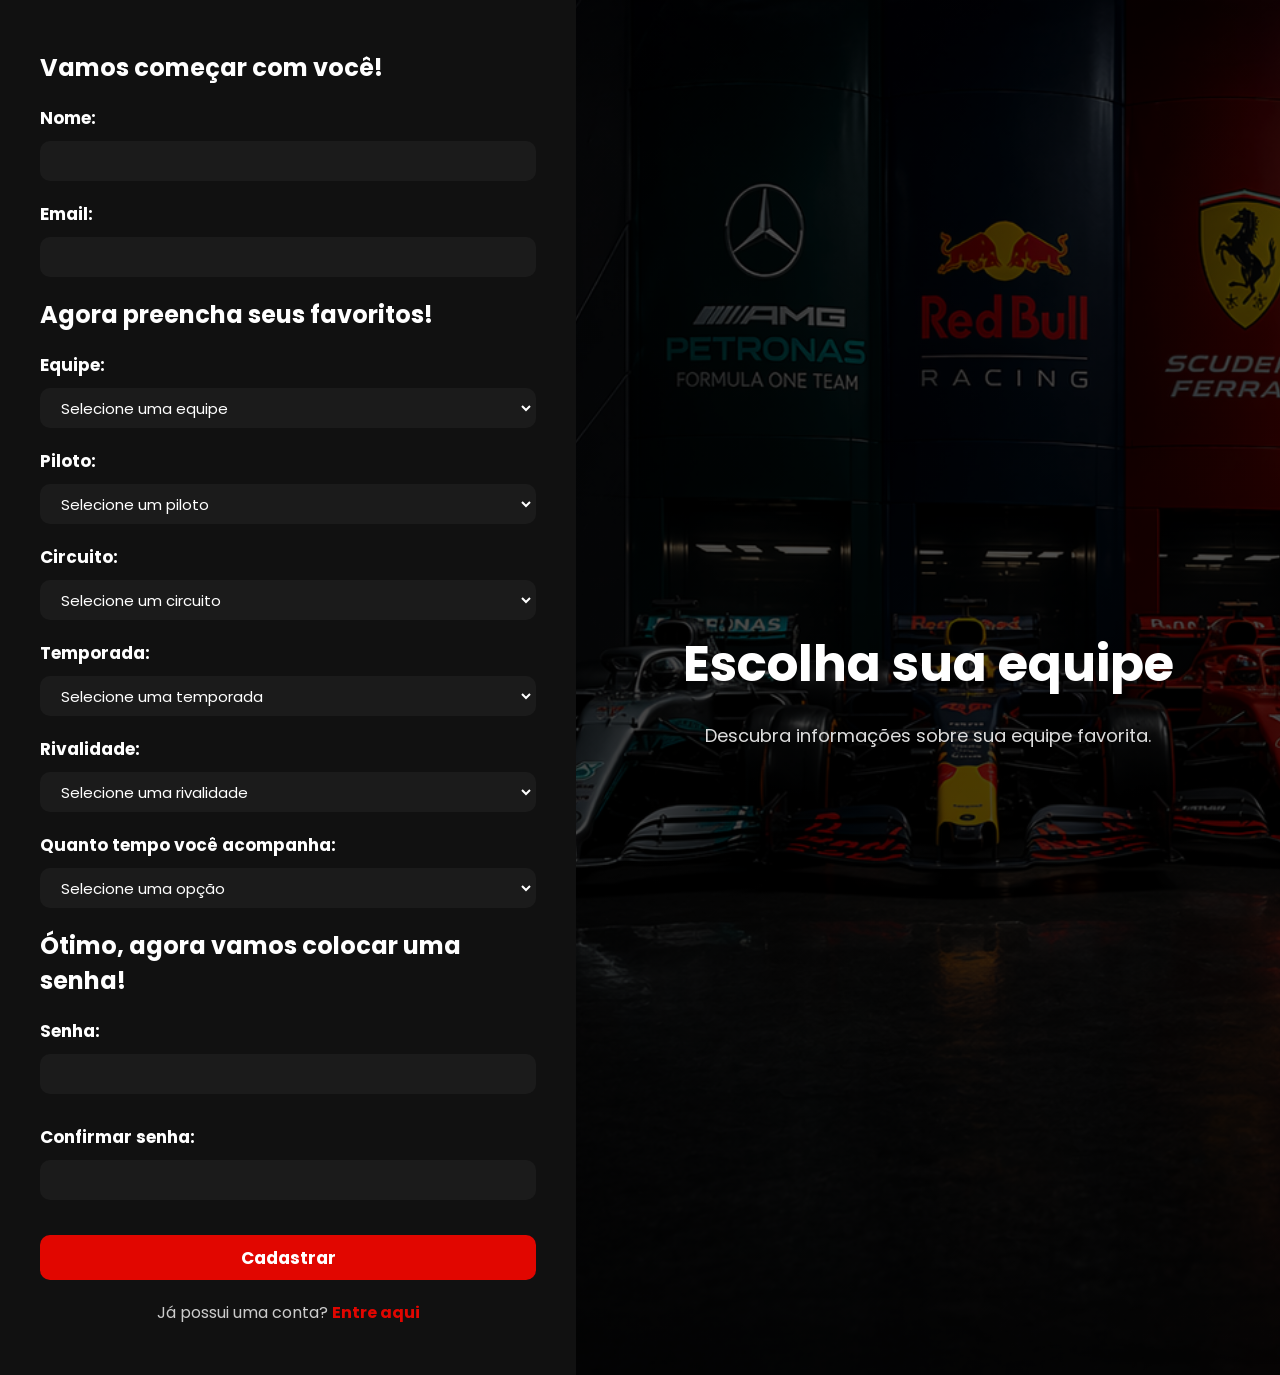
<file: public/cadastro.html>
<!DOCTYPE html>
<html lang="pt-BR">
<head>
    <meta charset="UTF-8">
    <meta name="viewport" content="width=device-width, initial-scale=1.0">
    <title>Cadastro | Radar F1</title>
    <link rel="stylesheet" href="./css/style.css">
    <link rel="stylesheet" href="./css/cadastro.css">
</head>
<body>
    <main class="container-cadastro">
        <section class="box-cadastro">

            <h2 class="campo-base">Vamos começar com você!</h2>

            <div class="campo">
                <p>Nome:</p>
                <input type="text" id="input_nome" required>
            </div>

            <div class="campo">
                <p>Email:</p>
                <input type="email" id="input_email" required>
            </div>

            <h2 class="campo-favorito">Agora preencha seus favoritos!</h2>

            <div class="campo">
                <p>Equipe:</p>

                <select id="input_equipe" onchange="trocarEquipe()" required>
                    <option value="" disabled selected>Selecione uma equipe</option>

                    <option value="1">Alpine</option>
                    <option value="2">Aston Martin</option>
                    <option value="3">Audi</option>
                    <option value="4">Cadillac</option>
                    <option value="5">Ferrari</option>
                    <option value="6">Haas</option>
                    <option value="7">McLaren</option>
                    <option value="8">Mercedes</option>
                    <option value="9">Racing Bulls</option>
                    <option value="10">Red Bull</option>
                    <option value="11">Williams</option>

                    <option value="12">Não sei</option>
                    <option value="13">Outra</option>
                </select>
            </div>

            <div class="campo">
                <p>Piloto:</p>

                <select id="input_piloto" required>
                    <option value="" disabled selected>Selecione um piloto</option>

                    <option value="1">Alex Albon</option>
                    <option value="2">Andrea Kimi Antonelli</option>
                    <option value="3">Arvid Lindblad</option>
                    <option value="4">Carlos Sainz</option>
                    <option value="5">Charles Leclerc</option>
                    <option value="6">Esteban Ocon</option>
                    <option value="7">Fernando Alonso</option>
                    <option value="8">Franco Colapinto</option>
                    <option value="9">Gabriel Bortoleto</option>
                    <option value="10">George Russell</option>
                    <option value="11">Isack Hadjar</option>
                    <option value="12">Lance Stroll</option>
                    <option value="13">Lando Norris</option>
                    <option value="14">Lewis Hamilton</option>
                    <option value="15">Liam Lawson</option>
                    <option value="16">Max Verstappen</option>
                    <option value="17">Nico Hülkenberg</option>
                    <option value="18">Oliver Bearman</option>
                    <option value="19">Oscar Piastri</option>
                    <option value="20">Pierre Gasly</option>
                    <option value="21">Sergio Perez</option>
                    <option value="22">Valtteri Bottas</option>

                    <option value="23">Não sei</option>
                    <option value="24">Outro</option>
                </select>
            </div>

            <div class="campo">
                <p>Circuito:</p>

                <select id="input_circuito" required>
                    <option value="" disabled selected>Selecione um circuito</option>

                    <option value="1">GP de Abu Dhabi</option>
                    <option value="2">GP da Arábia Saudita</option>
                    <option value="3">GP da Austrália</option>
                    <option value="4">GP da Áustria</option>
                    <option value="5">GP do Azerbaijão</option>
                    <option value="6">GP da Bélgica</option>
                    <option value="7">GP de São Paulo</option>
                    <option value="8">GP do Canadá</option>
                    <option value="9">GP do Catar</option>
                    <option value="10">GP da China</option>
                    <option value="11">GP da Emília-Romanha</option>
                    <option value="12">GP da Espanha (Madrid)</option>
                    <option value="13">GP dos Estados Unidos</option>
                    <option value="14">GP de Las Vegas</option>
                    <option value="15">GP de Miami</option>
                    <option value="16">GP da Holanda</option>
                    <option value="17">GP da Hungria</option>
                    <option value="18">GP da Itália</option>
                    <option value="19">GP do Japão</option>
                    <option value="20">GP da Cidade do México</option>
                    <option value="21">GP de Mônaco</option>
                    <option value="22">GP da Grã-Bretanha</option>
                    <option value="23">GP de Singapura</option>

                    <option value="24">Não sei</option>
                    <option value="25">Outra</option>
                </select>
            </div>

            <div class="campo">
                <p>Temporada:</p>

                <select id="input_temporada" required>
                    <option value="" disabled selected>Selecione uma temporada</option>

                    <option value="1">1950</option>
                    <option value="2">1961</option>
                    <option value="3">1968</option>
                    <option value="4">1976</option>
                    <option value="5">1984</option>
                    <option value="6">1988</option>
                    <option value="7">1989</option>
                    <option value="8">1991</option>
                    <option value="9">1994</option>
                    <option value="10">1998</option>
                    <option value="11">2000</option>
                    <option value="12">2003</option>
                    <option value="13">2007</option>
                    <option value="14">2008</option>
                    <option value="15">2010</option>
                    <option value="16">2012</option>
                    <option value="17">2014</option>
                    <option value="18">2016</option>
                    <option value="19">2018</option>
                    <option value="20">2021</option>
                    <option value="21">2022</option>
                    <option value="22">2023</option>
                    <option value="23">2024</option>
                    <option value="24">2025</option>

                    <option value="25">Não sei</option>
                    <option value="26">Outra</option>
                </select>
            </div>

            <div class="campo">
                <p>Rivalidade:</p>

                <select id="input_rivalidade" required>
                    <option value="" disabled selected>Selecione uma rivalidade</option>

                    <option value="1">Senna vs Prost</option>
                    <option value="2">Hamilton vs Verstappen</option>
                    <option value="3">Lauda vs Hunt</option>
                    <option value="4">Schumacher vs Hakkinen</option>
                    <option value="5">Vettel vs Alonso</option>
                    <option value="6">Piquet vs Mansell</option>
                    <option value="7">Rosberg vs Hamilton</option>
                    <option value="8">Senna vs Mansell</option>

                    <option value="9">Não sei</option>
                    <option value="10">Outra</option>
                </select>
            </div>

            <div class="campo">
                <p>Quanto tempo você acompanha:</p>

                <select id="input_acompanhamento" required>
                    <option value="" disabled selected>Selecione uma opção</option>

                    <option value="1">Menos de 1 ano</option>
                    <option value="2">Entre 1 a 3 anos</option>
                    <option value="3">Entre 3 a 5 anos</option>
                    <option value="4">Entre 5 e 10 anos</option>
                    <option value="5">Mais de 10 anos</option>
                </select>
            </div>

            <h2 class="campo-finalizar">Ótimo, agora vamos colocar uma senha!</h2>

            <div class="campo">
                <p>Senha:</p>
                <input type="password" id="input_senha" oninput="validarSenha()" required>
                <p id="minimo_senha"></p>
            </div>

            <div class="campo">
                <p>Confirmar senha:</p>
                <input type="password" id="input_confirmarSenha" required>
            </div>

            <button class="btn-cadastrar" onclick="cadastrar()">Cadastrar</button>

            <p class="texto-login">
                Já possui uma conta?
                <a href="login.html">Entre aqui</a>
            </p>
        </section>

        <section class="painel-equipe" id="painel_equipe">

            <div class="conteudo-painel">
                <h1 id="titulo_equipe">Escolha sua equipe</h1>
                <p id="descricao_equipe">
                    Descubra informações sobre sua equipe favorita.
                </p>
            </div>

        </section>
    </main>
<script>
    const painel = document.getElementById("painel_equipe");
    const titulo = document.getElementById("titulo_equipe");
    const descricao = document.getElementById("descricao_equipe");

    function trocarEquipe() {

        const equipe = document.getElementById("input_equipe").value;

        if (equipe == 1) {
            painel.style.backgroundImage =
            "linear-gradient(rgba(0,0,0,0.6), rgba(0,0,0,0.8)), url('./assets/equipe/alpine.jpg')";

            titulo.innerHTML = "Alpine";
            descricao.innerHTML =
            "A Alpine representa a tradição francesa na Fórmula 1, buscando evolução constante e novos talentos para voltar ao topo do grid.";
        }

        if (equipe == 2) {
            painel.style.backgroundImage =
            "linear-gradient(rgba(0,0,0,0.6), rgba(0,0,0,0.8)), url('./assets/equipe/astonmartin.jpg')";

            titulo.innerHTML = "Aston Martin";
            descricao.innerHTML =
            "A Aston Martin combina elegância, investimento pesado e ambição para disputar posições cada vez maiores na Fórmula 1.";
        }

        if (equipe == 3) {
            painel.style.backgroundImage =
            "linear-gradient(rgba(0,0,0,0.6), rgba(0,0,0,0.8)), url('./assets/equipe/audi.jpg')";

            titulo.innerHTML = "Audi";
            descricao.innerHTML =
            "A Audi chega à Fórmula 1 trazendo inovação, tecnologia alemã e expectativa de se tornar uma potência no futuro da categoria.";
        }

        if (equipe == 4) {
            painel.style.backgroundImage =
            "linear-gradient(rgba(0,0,0,0.6), rgba(0,0,0,0.8)), url('./assets/equipe/cadillac.jpg')";

            titulo.innerHTML = "Cadillac";
            descricao.innerHTML =
            "A Cadillac entra na Fórmula 1 carregando o peso da tradição americana e a vontade de marcar uma nova era no automobilismo.";
        }

        if (equipe == 5) {
            painel.style.backgroundImage =
            "linear-gradient(rgba(0,0,0,0.6), rgba(0,0,0,0.8)), url('./assets/equipe/ferrari.jpg')";

            titulo.innerHTML = "Ferrari";
            descricao.innerHTML =
            "A Ferrari é a equipe mais histórica da Fórmula 1, conhecida pela paixão italiana, títulos lendários e torcida gigantesca.";
        }

        if (equipe == 6) {
            painel.style.backgroundImage =
            "linear-gradient(rgba(0,0,0,0.6), rgba(0,0,0,0.8)), url('./assets/equipe/haas.jpg')";

            titulo.innerHTML = "Haas";
            descricao.innerHTML =
            "A Haas representa os Estados Unidos na Fórmula 1 e busca crescer utilizando estratégia inteligente e jovens pilotos.";
        }

        if (equipe == 7) {
            painel.style.backgroundImage =
            "linear-gradient(rgba(0,0,0,0.6), rgba(0,0,0,0.8)), url('./assets/equipe/mclaren.jpg')";

            titulo.innerHTML = "McLaren";
            descricao.innerHTML =
            "A McLaren é uma das equipes mais tradicionais da história, marcada por carros icônicos, grandes campeões e inovação.";
        }

        if (equipe == 8) {
            painel.style.backgroundImage =
            "linear-gradient(rgba(0,0,0,0.6), rgba(0,0,0,0.8)), url('./assets/equipe/mercedes.jpg')";

            titulo.innerHTML = "Mercedes";
            descricao.innerHTML =
            "A Mercedes dominou a era híbrida da Fórmula 1 com tecnologia avançada, consistência e múltiplos campeonatos mundiais.";
        }

        if (equipe == 9) {
            painel.style.backgroundImage =
            "linear-gradient(rgba(0,0,0,0.6), rgba(0,0,0,0.8)), url('./assets/equipe/racingbulls.jpg')";

            titulo.innerHTML = "Racing Bulls";
            descricao.innerHTML =
            "A Racing Bulls é conhecida por desenvolver jovens talentos e preparar pilotos para grandes oportunidades dentro da Fórmula 1.";
        }

        if (equipe == 10) {
            painel.style.backgroundImage =
            "linear-gradient(rgba(0,0,0,0.6), rgba(0,0,0,0.8)), url('./assets/equipe/redbull.jpg')";

            titulo.innerHTML = "Red Bull";
            descricao.innerHTML =
            "A Red Bull revolucionou a Fórmula 1 com agressividade, inovação aerodinâmica e uma mentalidade extremamente competitiva.";
        }

        if (equipe == 11) {
            painel.style.backgroundImage =
            "linear-gradient(rgba(0,0,0,0.6), rgba(0,0,0,0.8)), url('./assets/equipe/williams.jpg')";

            titulo.innerHTML = "Williams";
            descricao.innerHTML =
            "A Williams é uma equipe lendária da Fórmula 1, carregando décadas de história, títulos e tradição no automobilismo.";
        }

        if (equipe == 12 || equipe == 13) {
            painel.style.backgroundImage =
            "linear-gradient(rgba(0,0,0,0.6), rgba(0,0,0,0.8)), url('./assets/equipe-f1.png')";

            titulo.innerHTML = "Escolha sua equipe";
            descricao.innerHTML =
            "Descubra informações sobre sua equipe favorita.";
        }

    }

    function validarSenha() {

        const senha = document.getElementById("input_senha").value;
        
        let possuiMaiuscula = false;
        for (let i = 0; i < senha.length; i++) {
            const letra = senha[i];
            if (letra >= "A" && letra <= "Z") {
                possuiMaiuscula = true;
                break;
            }
        }

        let possuiNumero = false;
        for (let i = 0; i < senha.length; i++) {
            const caractere = senha[i];
            if (caractere >= "0" && caractere <= "9") {
                possuiNumero = true;
                break;
            }
        }

         let possuiEspecial = false;
        const especiais = "!@#$%&*()_+-=[]{};:,.<>?/";
        for (let i = 0; i < senha.length; i++) {
            if (especiais.includes(senha[i])) {
                possuiEspecial = true;
                break;
            }

        }

        if (senha.length < 8) {
            minimo_senha.innerHTML = "A senha deve possuir no mínimo 8 caracteres.";
        } else if (!possuiMaiuscula) {
            minimo_senha.innerHTML = "A senha deve possuir pelo menos uma letra maiúscula.";
        } else if (!possuiNumero) {
            minimo_senha.innerHTML = "A senha deve possuir pelo menos um número.";
        } else if (!possuiEspecial) {
            minimo_senha.innerHTML = "A senha deve possuir pelo menos um caractere especial.";
        } else {
            minimo_senha.innerHTML = "";
            return true;
        }

    }

    function cadastrar() {

        const nome = document.getElementById("input_nome").value;
        const email = document.getElementById("input_email").value;

        const equipe = document.getElementById("input_equipe").value;
        const piloto = document.getElementById("input_piloto").value;
        const circuito = document.getElementById("input_circuito").value;
        const temporada = document.getElementById("input_temporada").value;
        const rivalidade = document.getElementById("input_rivalidade").value;
        const acompanhamento = document.getElementById("input_acompanhamento").value;

        const senha = document.getElementById("input_senha").value;
        const confirmarSenha = document.getElementById("input_confirmarSenha").value;

        if (nome.trim().length < 3) {
            alert("O nome deve possuir pelo menos 3 caracteres.");
            return;
        }

        if (
            !email.includes("@") ||
            !email.includes(".") ||
            email.startsWith("@") ||
            email.endsWith("@") ||
            email.startsWith(".") ||
            email.endsWith(".")
        ) {
            alert("Digite um email válido.");
            return;
        }

        if (
            equipe == "" ||
            piloto == "" ||
            circuito == "" ||
            temporada == "" ||
            rivalidade == "" ||
            acompanhamento == "" ||
            senha == "" ||
            confirmarSenha == ""
        ) {
            alert("Preencha todos os campos.");
            return;
        }

        if (senha != confirmarSenha) {
            alert("As senhas não coincidem.");
            return;
        }

        if(!validarSenha()) {
            alert("Preencha os requisitos da senha.");
            return;
        }

        fetch("/usuarios/cadastrar", {
            method: "POST",
            headers: {
                "Content-Type": "application/json"
            },
            body: JSON.stringify({
                nomeServer: nome,
                emailServer: email,
                equipeServer: equipe,
                pilotoServer: piloto,
                circuitoServer: circuito,
                temporadaServer: temporada,
                rivalidadeServer: rivalidade,
                acompanhamentoServer: acompanhamento,
                senhaServer: senha
            })

        })
        .then(function (resposta) {
            console.log("Resposta:", resposta);
            if (resposta.ok) {
                alert("Cadastro realizado com sucesso!");
                setTimeout(function () {
                    window.location = "login.html";
                }, 1500);
            } else {
                alert("Erro ao realizar cadastro, o email inserido pode já estar cadastrado no sistema!");
            }
        })
        .catch(function (erro) {
            console.log("Erro:", erro);
            alert("Erro na comunicação com o servidor.");
        });

        }
</script>
</body>
</html>
</file>
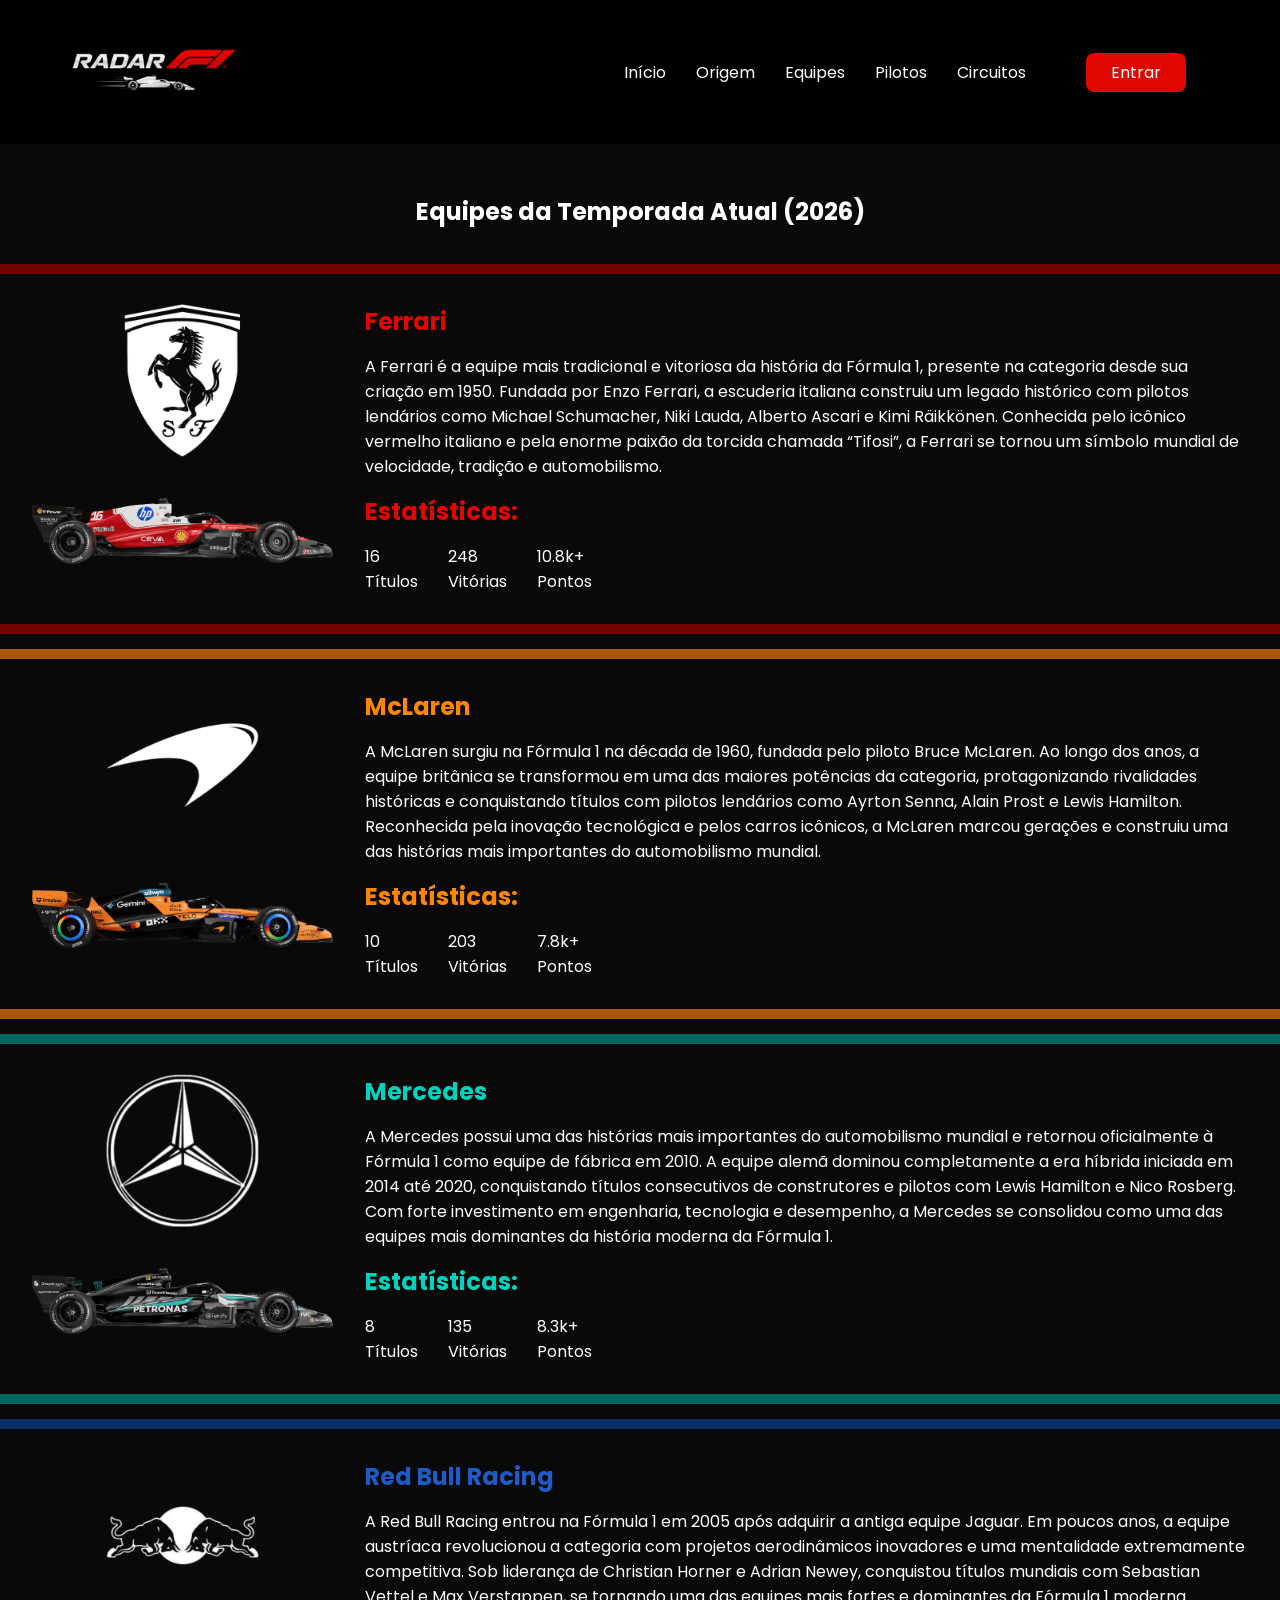
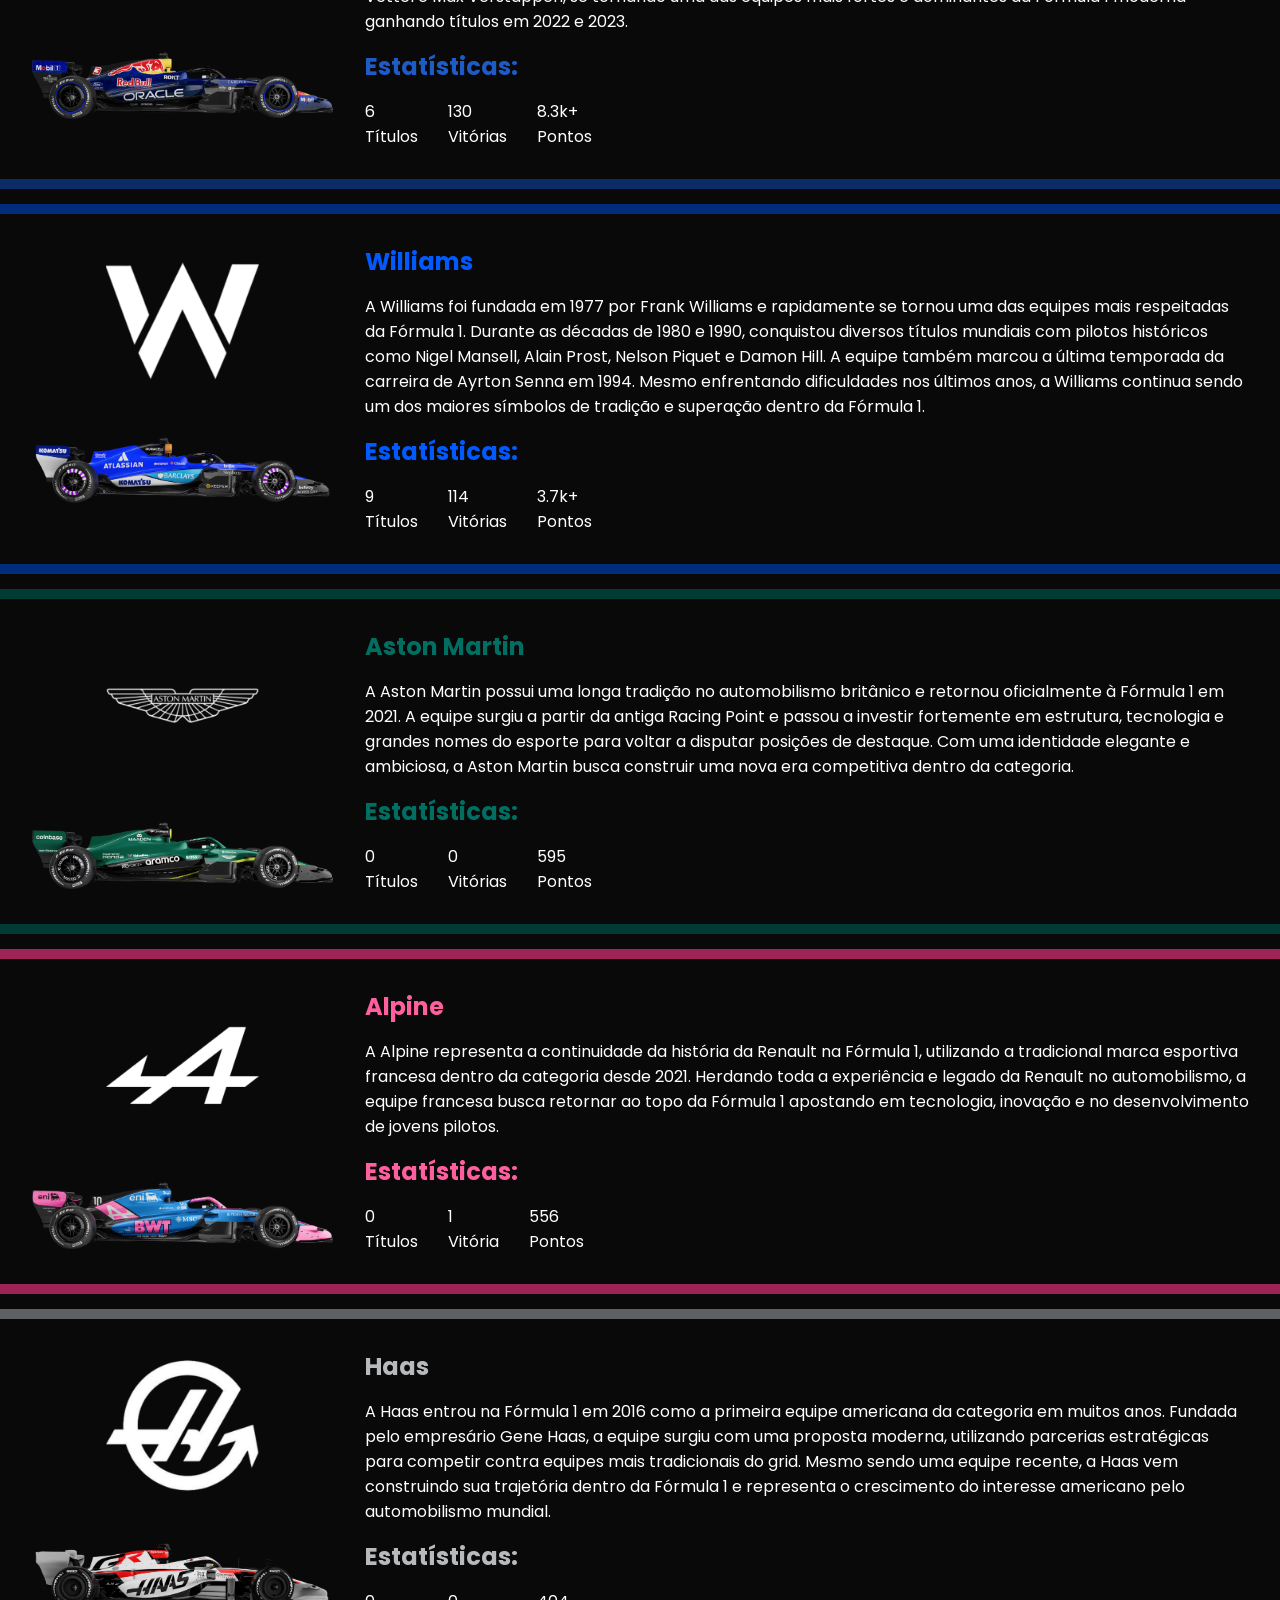
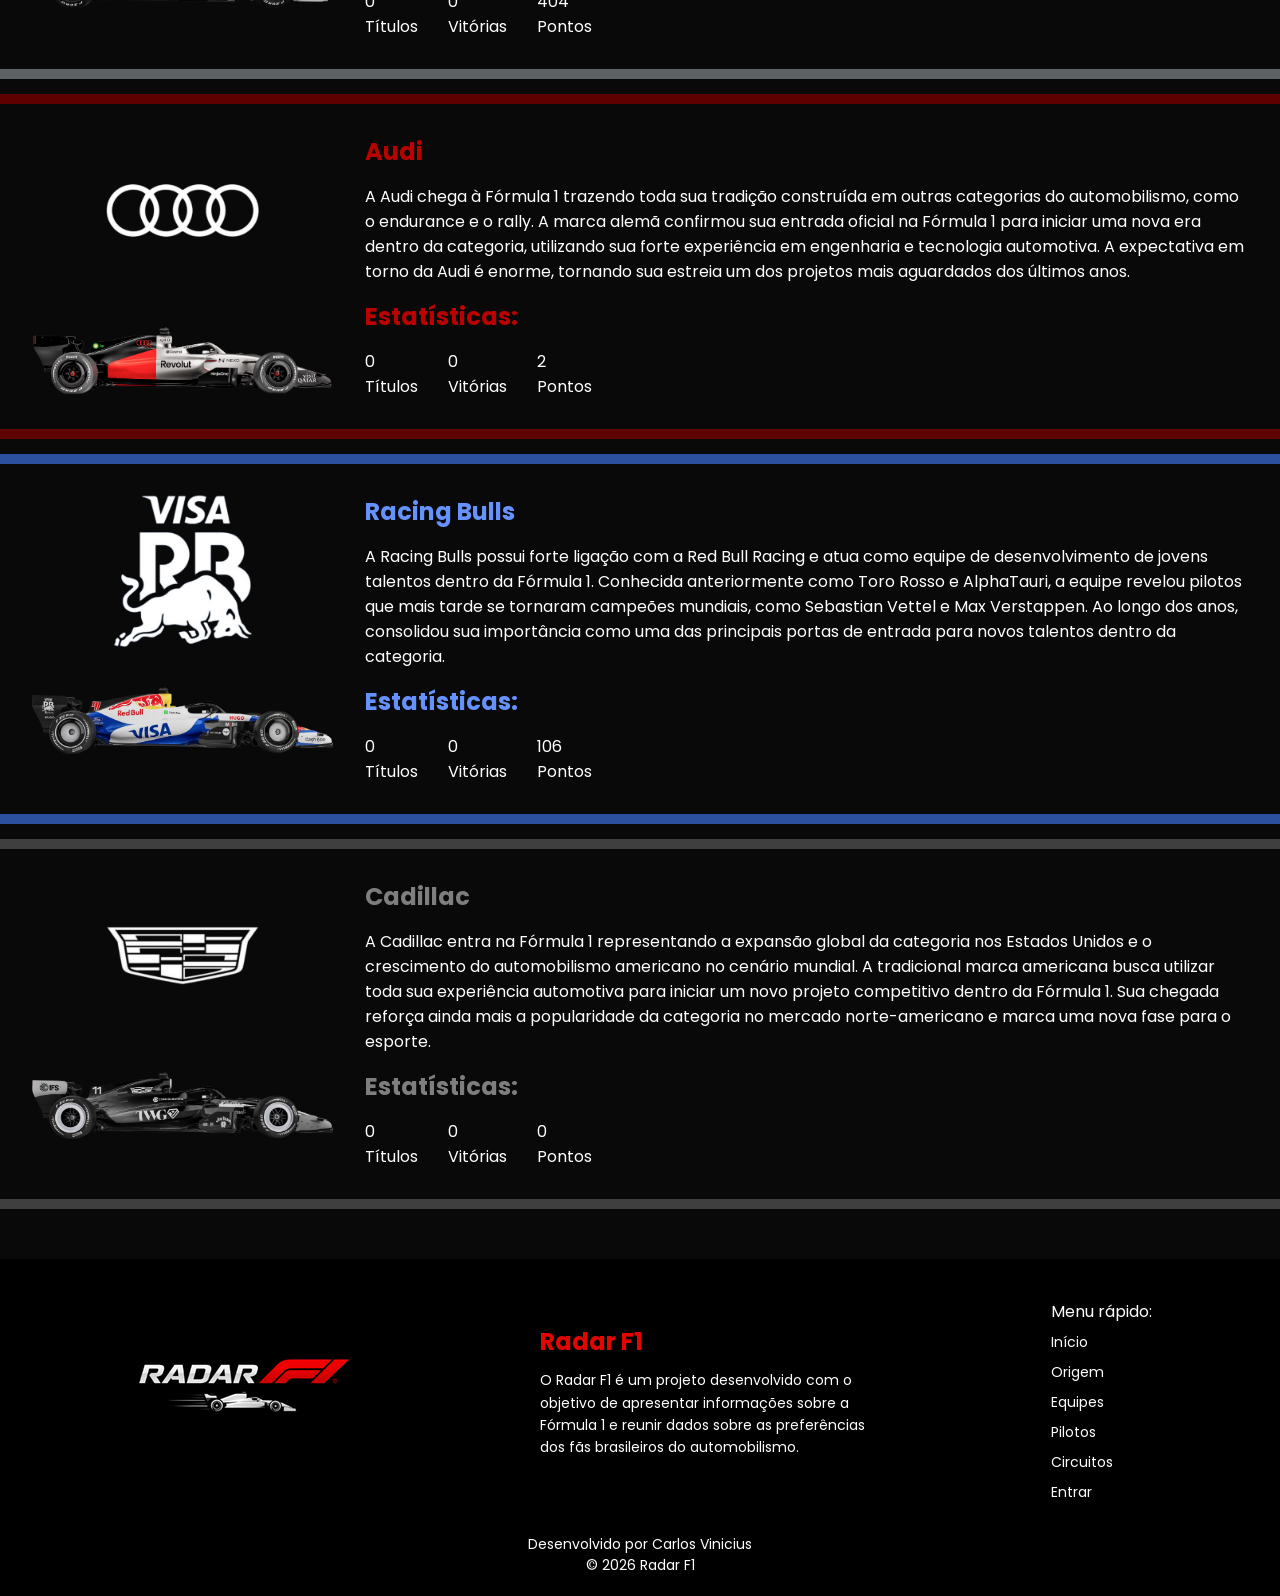
<file: public/equipes.html>
<!DOCTYPE html>
<html lang="pt-BR">
<head>
    <meta charset="UTF-8">
    <meta name="viewport" content="width=device-width, initial-scale=1.0">
    <title>Equipes | Radar F1</title>
    <link rel="stylesheet" href="./css/style.css">
    <link rel="stylesheet" href="./css/header.css">
    <link rel="stylesheet" href="./css/footer.css">
    <link rel="stylesheet" href="./css/equipe.css">
</head>
<body>
    <header>
        <div class="container-header">
            <div class="img-logo">
                <a href="index.html"><img src="./assets/logo.png" class="logo" alt="Logo do Radar F1"></a>
            </div>
            <nav>
                <ul>
                    <li><a href="index.html" class="link-menu">Início</a></li>
                    <li><a href="origem.html" class="link-menu">Origem</a></li>
                    <li><a href="equipes.html" class="link-menu">Equipes</a></li>
                    <li><a href="pilotos.html" class="link-menu">Pilotos</a></li>
                    <li><a href="circuitos.html" class="link-menu">Circuitos</a></li>
                    <li><a href="dashboard.html" class="link-menu" id="link_dashboard" style="display: none">Dashboard</a></li>
                    <li><a href="login.html" class="btn-entrar" id="btn_entrar">Entrar</a></li>
                    <li><a href="index.html" class="btn-sair" onclick="limparSessao()" id="btn_sair" style="display: none">Sair</a></li>
                </ul>
            </nav>
        </div>
    </header>
    <main>
        <section class="container-equipes">
            <h1 class="titulo-equipe-atual">Equipes da Temporada Atual (2026)</h1>
            <div class="equipe ferrari">
                <div class="container-imagem">
                    <img class="equipe-logo" src="assets/logo-equipe/ferrari.png" alt="Logo Equipe">
                    <img src="assets/carro/ferrari.png" alt="Foto do Carro">
                </div>
                <div class="container-descricao">
                    <h1>Ferrari</h1>
                    <p>A Ferrari é a equipe mais tradicional e vitoriosa da história da Fórmula 1, presente na categoria desde sua criação em 1950. Fundada por Enzo Ferrari, a escuderia italiana construiu um legado histórico com pilotos lendários como Michael Schumacher, Niki Lauda, Alberto Ascari e Kimi Räikkönen. Conhecida pelo icônico vermelho italiano e pela enorme paixão da torcida chamada “Tifosi”, a Ferrari se tornou um símbolo mundial de velocidade, tradição e automobilismo.</p>
                    <h2>Estatísticas:</h2>
                    <div class="dados-equipe">
                        <div class="dado">
                            <span>16</span>
                            <p>Títulos</p>
                        </div>
                        <div class="dado">
                            <span>248</span>
                            <p>Vitórias</p>
                        </div>
                        <div class="dado">
                            <span>10.8k+</span>
                            <p>Pontos</p>
                        </div>
                    </div>
                </div>
            </div>

            <div class="equipe mclaren">
                <div class="container-imagem">
                    <img class="equipe-logo" src="assets/logo-equipe/mclaren.png" alt="Logo Equipe">
                    <img src="assets/carro/mclaren.png" alt="Foto do Carro">
                </div>
                <div class="container-descricao">
                    <h1>McLaren</h1>
                    <p>A McLaren surgiu na Fórmula 1 na década de 1960, fundada pelo piloto Bruce McLaren. Ao longo dos anos, a equipe britânica se transformou em uma das maiores potências da categoria, protagonizando rivalidades históricas e conquistando títulos com pilotos lendários como Ayrton Senna, Alain Prost e Lewis Hamilton. Reconhecida pela inovação tecnológica e pelos carros icônicos, a McLaren marcou gerações e construiu uma das histórias mais importantes do automobilismo mundial.</p>
                    <h2>Estatísticas:</h2>
                    <div class="dados-equipe">
                        <div class="dado">
                            <span>10</span>
                            <p>Títulos</p>
                        </div>
                        <div class="dado">
                            <span>203</span>
                            <p>Vitórias</p>
                        </div>
                        <div class="dado">
                            <span>7.8k+</span>
                            <p>Pontos</p>
                        </div>
                    </div>
                </div>
            </div>

            <div class="equipe mercedes">
                <div class="container-imagem">
                    <img class="equipe-logo" src="assets/logo-equipe/mercedes.png" alt="Logo Equipe">
                    <img src="assets/carro/mercedes.png" alt="Foto do Carro">
                </div>
                <div class="container-descricao">
                    <h1>Mercedes</h1>
                    <p>A Mercedes possui uma das histórias mais importantes do automobilismo mundial e retornou oficialmente à Fórmula 1 como equipe de fábrica em 2010. A equipe alemã dominou completamente a era híbrida iniciada em 2014 até 2020, conquistando títulos consecutivos de construtores e pilotos com Lewis Hamilton e Nico Rosberg. Com forte investimento em engenharia, tecnologia e desempenho, a Mercedes se consolidou como uma das equipes mais dominantes da história moderna da Fórmula 1.</p>
                    <h2>Estatísticas:</h2>
                    <div class="dados-equipe">
                        <div class="dado">
                            <span>8</span>
                            <p>Títulos</p>
                        </div>
                        <div class="dado">
                            <span>135</span>
                            <p>Vitórias</p>
                        </div>
                        <div class="dado">
                            <span>8.3k+</span>
                            <p>Pontos</p>
                        </div>
                    </div>
                </div>
            </div>

            <div class="equipe redbull">
                <div class="container-imagem">
                    <img class="equipe-logo" src="assets/logo-equipe/redbull.png" alt="Logo Equipe">
                    <img src="assets/carro/redbull.png" alt="Foto do Carro">
                </div>
                <div class="container-descricao">
                    <h1>Red Bull Racing</h1>
                    <p>A Red Bull Racing entrou na Fórmula 1 em 2005 após adquirir a antiga equipe Jaguar. Em poucos anos, a equipe austríaca revolucionou a categoria com projetos aerodinâmicos inovadores e uma mentalidade extremamente competitiva. Sob liderança de Christian Horner e Adrian Newey, conquistou títulos mundiais com Sebastian Vettel e Max Verstappen, se tornando uma das equipes mais fortes e dominantes da Fórmula 1 moderna ganhando títulos em 2022 e 2023.</p>
                    <h2>Estatísticas:</h2>
                    <div class="dados-equipe">
                        <div class="dado">
                            <span>6</span>
                            <p>Títulos</p>
                        </div>
                        <div class="dado">
                            <span>130</span>
                            <p>Vitórias</p>
                        </div>
                        <div class="dado">
                            <span>8.3k+</span>
                            <p>Pontos</p>
                        </div>
                    </div>
                </div>
            </div>

            <div class="equipe williams">
                <div class="container-imagem">
                    <img class="equipe-logo" src="assets/logo-equipe/williams.png" alt="Logo Equipe">
                    <img src="assets/carro/williams.png" alt="Foto do Carro">
                </div>
                <div class="container-descricao">
                    <h1>Williams</h1>
                    <p>A Williams foi fundada em 1977 por Frank Williams e rapidamente se tornou uma das equipes mais respeitadas da Fórmula 1. Durante as décadas de 1980 e 1990, conquistou diversos títulos mundiais com pilotos históricos como Nigel Mansell, Alain Prost, Nelson Piquet e Damon Hill. A equipe também marcou a última temporada da carreira de Ayrton Senna em 1994. Mesmo enfrentando dificuldades nos últimos anos, a Williams continua sendo um dos maiores símbolos de tradição e superação dentro da Fórmula 1.</p>
                    <h2>Estatísticas:</h2>
                    <div class="dados-equipe">
                        <div class="dado">
                            <span>9</span>
                            <p>Títulos</p>
                        </div>
                        <div class="dado">
                            <span>114</span>
                            <p>Vitórias</p>
                        </div>
                        <div class="dado">
                            <span>3.7k+</span>
                            <p>Pontos</p>
                        </div>
                    </div>
                </div>
            </div>

            <div class="equipe astonmartin">
                <div class="container-imagem">
                    <img class="equipe-logo" src="assets/logo-equipe/aston-martin.png" alt="Logo Equipe">
                    <img src="assets/carro/aston-martin.png" alt="Foto do Carro">
                </div>
                <div class="container-descricao">
                    <h1>Aston Martin</h1>
                    <p>A Aston Martin possui uma longa tradição no automobilismo britânico e retornou oficialmente à Fórmula 1 em 2021. A equipe surgiu a partir da antiga Racing Point e passou a investir fortemente em estrutura, tecnologia e grandes nomes do esporte para voltar a disputar posições de destaque. Com uma identidade elegante e ambiciosa, a Aston Martin busca construir uma nova era competitiva dentro da categoria.</p>
                    <h2>Estatísticas:</h2>
                    <div class="dados-equipe">
                        <div class="dado">
                            <span>0</span>
                            <p>Títulos</p>
                        </div>
                        <div class="dado">
                            <span>0</span>
                            <p>Vitórias</p>
                        </div>
                        <div class="dado">
                            <span>595</span>
                            <p>Pontos</p>
                        </div>
                    </div>
                </div>
            </div>

            <div class="equipe alpine">
                <div class="container-imagem">
                    <img class="equipe-logo" src="assets/logo-equipe/alpine.png" alt="Logo Equipe">
                    <img src="assets/carro/alpine.png" alt="Foto do Carro">
                </div>
                <div class="container-descricao">
                    <h1>Alpine</h1>
                    <p>A Alpine representa a continuidade da história da Renault na Fórmula 1, utilizando a tradicional marca esportiva francesa dentro da categoria desde 2021. Herdando toda a experiência e legado da Renault no automobilismo, a equipe francesa busca retornar ao topo da Fórmula 1 apostando em tecnologia, inovação e no desenvolvimento de jovens pilotos.</p>
                    <h2>Estatísticas:</h2>
                    <div class="dados-equipe">
                        <div class="dado">
                            <span>0</span>
                            <p>Títulos</p>
                        </div>
                        <div class="dado">
                            <span>1</span>
                            <p>Vitória</p>
                        </div>
                        <div class="dado">
                            <span>556</span>
                            <p>Pontos</p>
                        </div>
                    </div>
                </div>
            </div>

            <div class="equipe haas">
                <div class="container-imagem">
                    <img class="equipe-logo" src="assets/logo-equipe/haas.png" alt="Logo Equipe">
                    <img src="assets/carro/haas.png" alt="Foto do Carro">
                </div>
                <div class="container-descricao">
                    <h1>Haas</h1>
                    <p>A Haas entrou na Fórmula 1 em 2016 como a primeira equipe americana da categoria em muitos anos. Fundada pelo empresário Gene Haas, a equipe surgiu com uma proposta moderna, utilizando parcerias estratégicas para competir contra equipes mais tradicionais do grid. Mesmo sendo uma equipe recente, a Haas vem construindo sua trajetória dentro da Fórmula 1 e representa o crescimento do interesse americano pelo automobilismo mundial.</p>
                    <h2>Estatísticas:</h2>
                    <div class="dados-equipe">
                        <div class="dado">
                            <span>0</span>
                            <p>Títulos</p>
                        </div>
                        <div class="dado">
                            <span>0</span>
                            <p>Vitórias</p>
                        </div>
                        <div class="dado">
                            <span>404</span>
                            <p>Pontos</p>
                        </div>
                    </div>
                </div>
            </div>

            <div class="equipe audi">
                <div class="container-imagem">
                    <img class="equipe-logo" src="assets/logo-equipe/audi.png" alt="Logo Equipe">
                    <img src="assets/carro/audi.png" alt="Foto do Carro">
                </div>
                <div class="container-descricao">
                    <h1>Audi</h1>
                    <p>A Audi chega à Fórmula 1 trazendo toda sua tradição construída em outras categorias do automobilismo, como o endurance e o rally. A marca alemã confirmou sua entrada oficial na Fórmula 1 para iniciar uma nova era dentro da categoria, utilizando sua forte experiência em engenharia e tecnologia automotiva. A expectativa em torno da Audi é enorme, tornando sua estreia um dos projetos mais aguardados dos últimos anos.</p>
                    <h2>Estatísticas:</h2>
                    <div class="dados-equipe">
                        <div class="dado">
                            <span>0</span>
                            <p>Títulos</p>
                        </div>
                        <div class="dado">
                            <span>0</span>
                            <p>Vitórias</p>
                        </div>
                        <div class="dado">
                            <span>2</span>
                            <p>Pontos</p>
                        </div>
                    </div>
                </div>
            </div>

            <div class="equipe racingbulls">
                <div class="container-imagem">
                    <img class="equipe-logo" src="assets/logo-equipe/racing-bulls.png" alt="Logo Equipe">
                    <img src="assets/carro/racing-bulls.png" alt="Foto do Carro">
                </div>
                <div class="container-descricao">
                    <h1>Racing Bulls</h1>
                    <p>A Racing Bulls possui forte ligação com a Red Bull Racing e atua como equipe de desenvolvimento de jovens talentos dentro da Fórmula 1. Conhecida anteriormente como Toro Rosso e AlphaTauri, a equipe revelou pilotos que mais tarde se tornaram campeões mundiais, como Sebastian Vettel e Max Verstappen. Ao longo dos anos, consolidou sua importância como uma das principais portas de entrada para novos talentos dentro da categoria.</p>
                    <h2>Estatísticas:</h2>
                    <div class="dados-equipe">
                        <div class="dado">
                            <span>0</span>
                            <p>Títulos</p>
                        </div>
                        <div class="dado">
                            <span>0</span>
                            <p>Vitórias</p>
                        </div>
                        <div class="dado">
                            <span>106</span>
                            <p>Pontos</p>
                        </div>
                    </div>
                </div>
            </div>

            <div class="equipe cadillac">
                <div class="container-imagem">
                    <img class="equipe-logo" src="assets/logo-equipe/cadillac.png" alt="Logo Equipe">
                    <img src="assets/carro/cadillac.png" alt="Foto do Carro">
                </div>
                <div class="container-descricao">
                    <h1>Cadillac</h1>
                    <p>A Cadillac entra na Fórmula 1 representando a expansão global da categoria nos Estados Unidos e o crescimento do automobilismo americano no cenário mundial. A tradicional marca americana busca utilizar toda sua experiência automotiva para iniciar um novo projeto competitivo dentro da Fórmula 1. Sua chegada reforça ainda mais a popularidade da categoria no mercado norte-americano e marca uma nova fase para o esporte.</p>
                    <h2>Estatísticas:</h2>
                    <div class="dados-equipe">
                        <div class="dado">
                            <span>0</span>
                            <p>Títulos</p>
                        </div>
                        <div class="dado">
                            <span>0</span>
                            <p>Vitórias</p>
                        </div>
                        <div class="dado">
                            <span>0</span>
                            <p>Pontos</p>
                        </div>
                    </div>
                </div>
            </div>
        </section>
    </main>
    <footer>
        <div class="container-footer">
            <div class="img-logo">
                <img src="./assets/logo.png" alt="Logo do Radar F1">
            </div>
            <div class="sobre-footer">
                <h2>Radar F1</h2>
                <p>O Radar F1 é um projeto desenvolvido com o objetivo de apresentar informações sobre a Fórmula 1 e reunir dados sobre as preferências dos fãs brasileiros do automobilismo.</p>
            </div>
            <div class="box-footer">
                <ul class="menu-footer">
                    <p>Menu rápido:</p>
                    <li><a href="index.html">Início</a></li>
                    <li><a href="origem.html">Origem</a></li>
                    <li><a href="equipes.html">Equipes</a></li>
                    <li><a href="pilotos.html">Pilotos</a></li>
                    <li><a href="circuitos.html">Circuitos</a></li>
                    <li><a href="login.html">Entrar</a></li>
                </ul>
            </div>
        </div>
        <div class="dev">
            <p>Desenvolvido por Carlos Vinicius</p>
            <p>© 2026 Radar F1</p>
        </div>
    </footer>
    <script>
        
        function carregar() {
            const nome = sessionStorage.getItem('NOME_USUARIO');
            const idUsuario = sessionStorage.getItem('ID_USUARIO');
            
            if(nome != undefined && idUsuario != undefined) {
                document.getElementById("btn_entrar").style.display = "none";
                document.getElementById("btn_sair").style.display = "block";
                document.getElementById("link_dashboard").style.display = "block";
            }
        }

        function limparSessao() {
            sessionStorage.clear();
            alert('Deslogado com sucesso!');
        }

    </script>
</body>
</html>
</file>
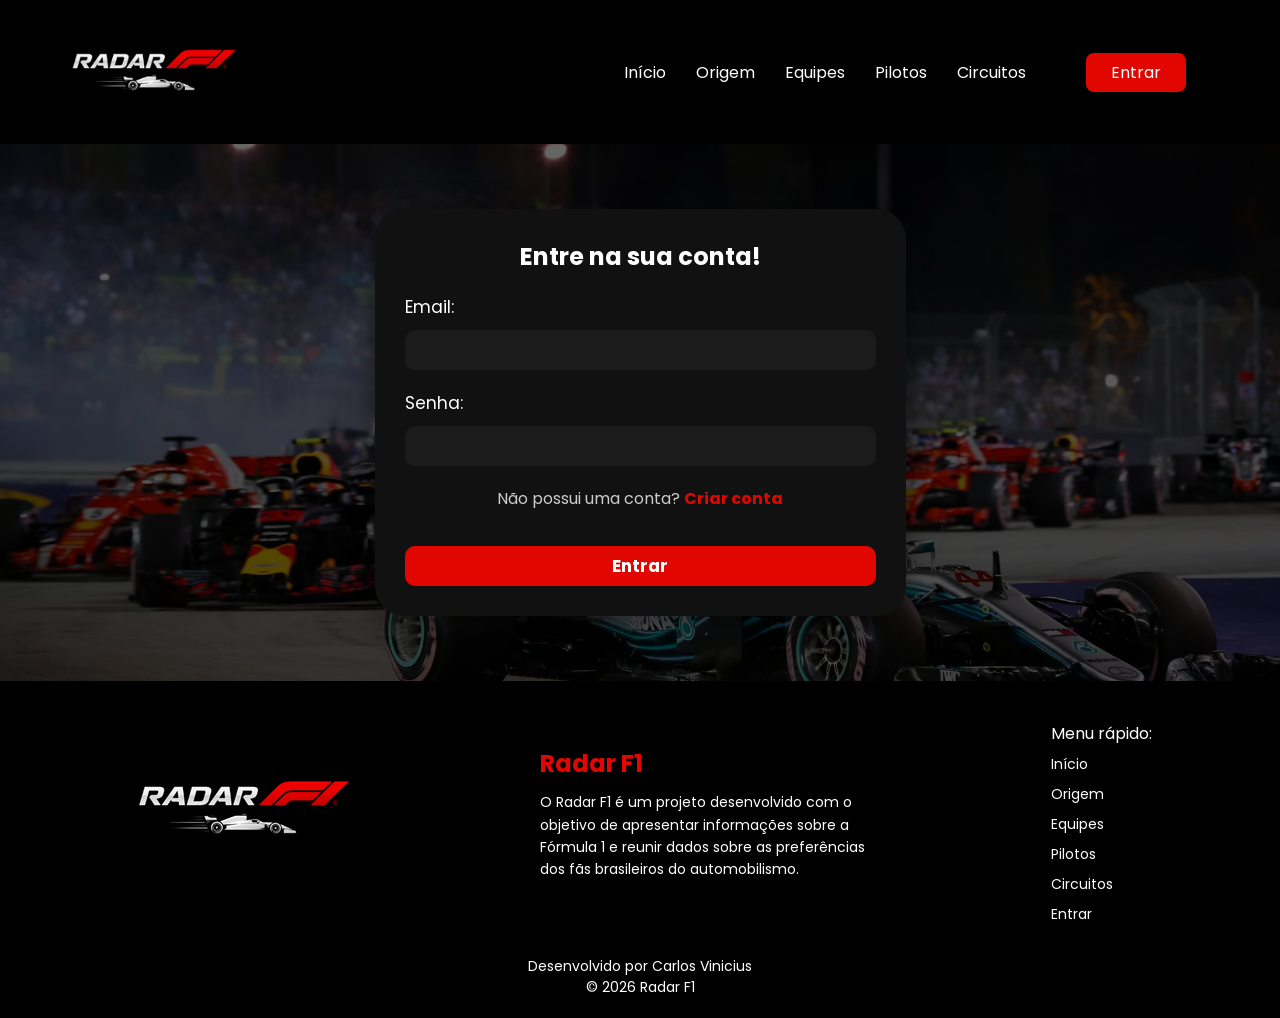
<file: public/login.html>
<!DOCTYPE html>
<html lang="pt-BR">
<head>
    <meta charset="UTF-8">
    <meta name="viewport" content="width=device-width, initial-scale=1.0">
    <title>Login | Radar F1</title>
    <link rel="stylesheet" href="./css/style.css">
    <link rel="stylesheet" href="./css/header.css">
    <link rel="stylesheet" href="./css/footer.css">
    <link rel="stylesheet" href="./css/login.css">
</head>
<body onload="carregar()">
    <header>
        <div class="container-header">
            <div class="img-logo">
                <a href="index.html"><img src="./assets/logo.png" class="logo" alt="Logo do Radar F1"></a>
            </div>
            <nav>
                <ul>
                    <li><a href="index.html" class="link-menu">Início</a></li>
                    <li><a href="origem.html" class="link-menu">Origem</a></li>
                    <li><a href="equipes.html" class="link-menu">Equipes</a></li>
                    <li><a href="pilotos.html" class="link-menu">Pilotos</a></li>
                    <li><a href="circuitos.html" class="link-menu">Circuitos</a></li>
                    <li><a href="dashboard.html" class="link-menu" id="link_dashboard" style="display: none">Dashboard</a></li>
                    <li><a href="login.html" class="btn-entrar" id="btn_entrar">Entrar</a></li>
                    <li><a href="index.html" class="btn-sair" onclick="limparSessao()" id="btn_sair" style="display: none">Sair</a></li>
                </ul>
            </nav>
        </div>
    </header>

    <main class="container-login">
        <section class="box-login">
            <h2 class="campo-base">Entre na sua conta!</h2>

            <div class="campo">
                <p>Email:</p>
                <input type="email" id="input_email" required>
            </div>

            <div class="campo">
                <p>Senha:</p>
                <input type="password" id="input_senha" required>
            </div>

            <p class="texto-cadastro">
                Não possui uma conta? 
                <a href="cadastro.html">Criar conta</a>
            </p>

            <button class="btn-logar" onclick="entrar()">Entrar</button>

        </section>
    </main>

    <footer>
        <div class="container-footer">
            <div class="img-logo">
                <img src="./assets/logo.png" alt="Logo do Radar F1">
            </div>
            <div class="sobre-footer">
                <h2>Radar F1</h2>
                <p>O Radar F1 é um projeto desenvolvido com o objetivo de apresentar informações sobre a Fórmula 1 e reunir dados sobre as preferências dos fãs brasileiros do automobilismo.</p>
            </div>
            <div class="box-footer">
                <ul class="menu-footer">
                    <p>Menu rápido:</p>
                    <li><a href="index.html">Início</a></li>
                    <li><a href="origem.html">Origem</a></li>
                    <li><a href="equipes.html">Equipes</a></li>
                    <li><a href="pilotos.html">Pilotos</a></li>
                    <li><a href="circuitos.html">Circuitos</a></li>
                    <li><a href="login.html">Entrar</a></li>
                </ul>
            </div>
        </div>
        <div class="dev">
            <p>Desenvolvido por Carlos Vinicius</p>
            <p>© 2026 Radar F1</p>
        </div>
    </footer>
    <script>

        let tentativas = 3;

        function entrar() {

            const email = document.getElementById("input_email").value.trim();
            const senha = document.getElementById("input_senha").value;

            const botao = document.querySelector(".btn-logar");

            if (email == "" || senha == "") {
                alert("Preencha todos os campos.");
                return;
            }

            if (
                !email.includes("@") ||
                !email.includes(".") ||
                email.startsWith("@") ||
                email.endsWith("@") ||
                email.startsWith(".") ||
                email.endsWith(".")
            ) {

                tentativas--;

                alert(`Digite um email válido. Tentativas restantes: ${tentativas}`);

                if (tentativas == 0) {
                    alert("Muitas tentativas inválidas. Tente novamente mais tarde.");
                    botao.disabled = true;
                    botao.innerHTML = "Bloqueado";
                }
                return;
            }

            if (senha.length < 8) {

                tentativas--;

                alert(`Senha inválida. Tentativas restantes: ${tentativas}`);

                if (tentativas == 0) {
                    alert("Muitas tentativas inválidas. Tente novamente mais tarde.");
                    botao.disabled = true;
                    botao.innerHTML = "Bloqueado";
                }
                return;
            }

            fetch("/usuarios/autenticar", {
            method: "POST",
            headers: {
                "Content-Type": "application/json"
            },
            body: JSON.stringify({
                emailServer: email,
                senhaServer: senha
            })
            })
            .then(function (resposta) {
                console.log("Resposta:", resposta);
                if (resposta.ok) {

                    resposta.json().then(json => {
                        console.log(JSON.stringify(json));
                        sessionStorage.NOME_USUARIO = json.nome;
                        sessionStorage.EMAIL_USUARIO = json.email;
                        sessionStorage.ID_USUARIO = json.id_usuario;
                    })

                    alert("Login realizado com sucesso!");
                    setTimeout(function () {
                        window.location = "dashboard.html";
                    }, 500);
                } else {
                    alert("Erro ao tentar entrar.");
                }
            })
            .catch(function (erro) {
                console.log("Erro:", erro);
                alert("Erro na comunicação com o servidor.");
            });

        }

        function carregar() {
            const nome = sessionStorage.getItem('NOME_USUARIO');
            const idUsuario = sessionStorage.getItem('ID_USUARIO');
            
            if(nome != undefined && idUsuario != undefined) {
                document.getElementById("btn_entrar").style.display = "none";
                document.getElementById("btn_sair").style.display = "block";
                document.getElementById("link_dashboard").style.display = "block";
            }
        }

        function limparSessao() {
            sessionStorage.clear();
            alert('Deslogado com sucesso!');
        }

    </script>
</body>
</html>
</file>
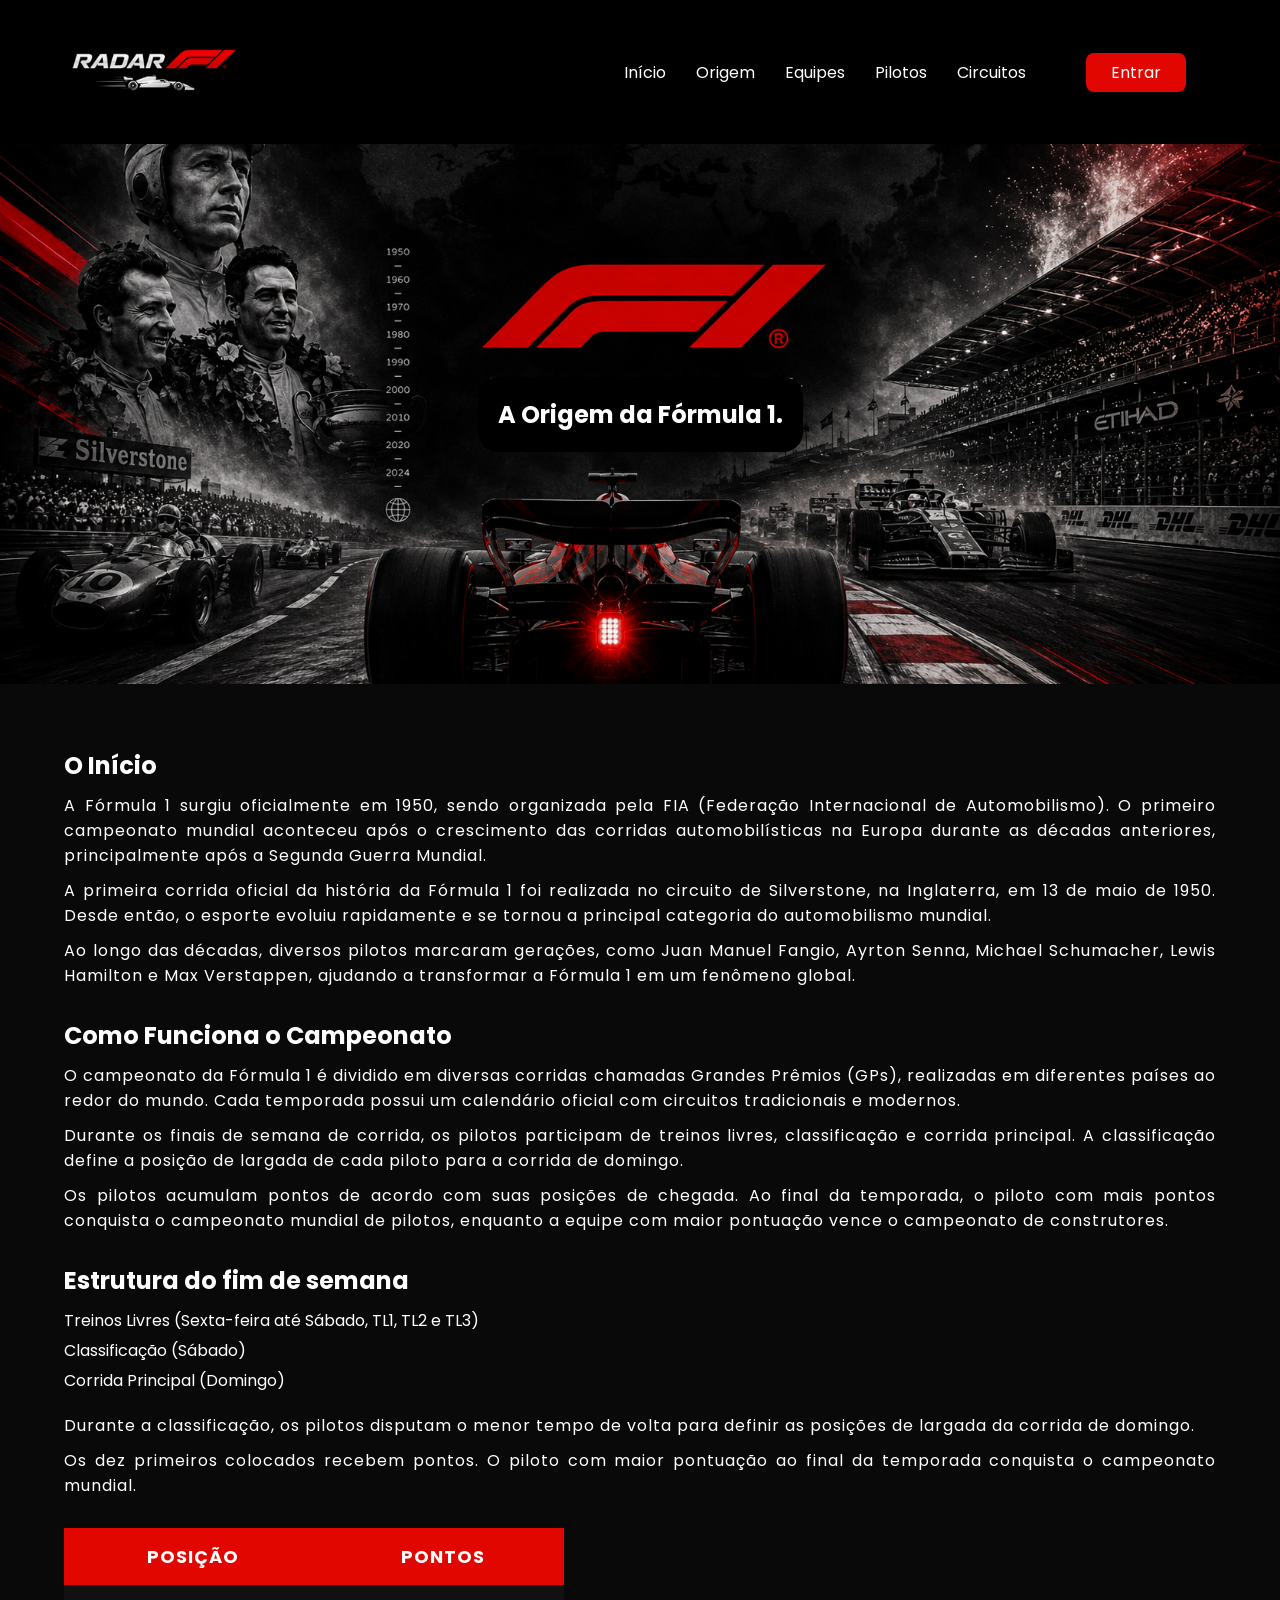
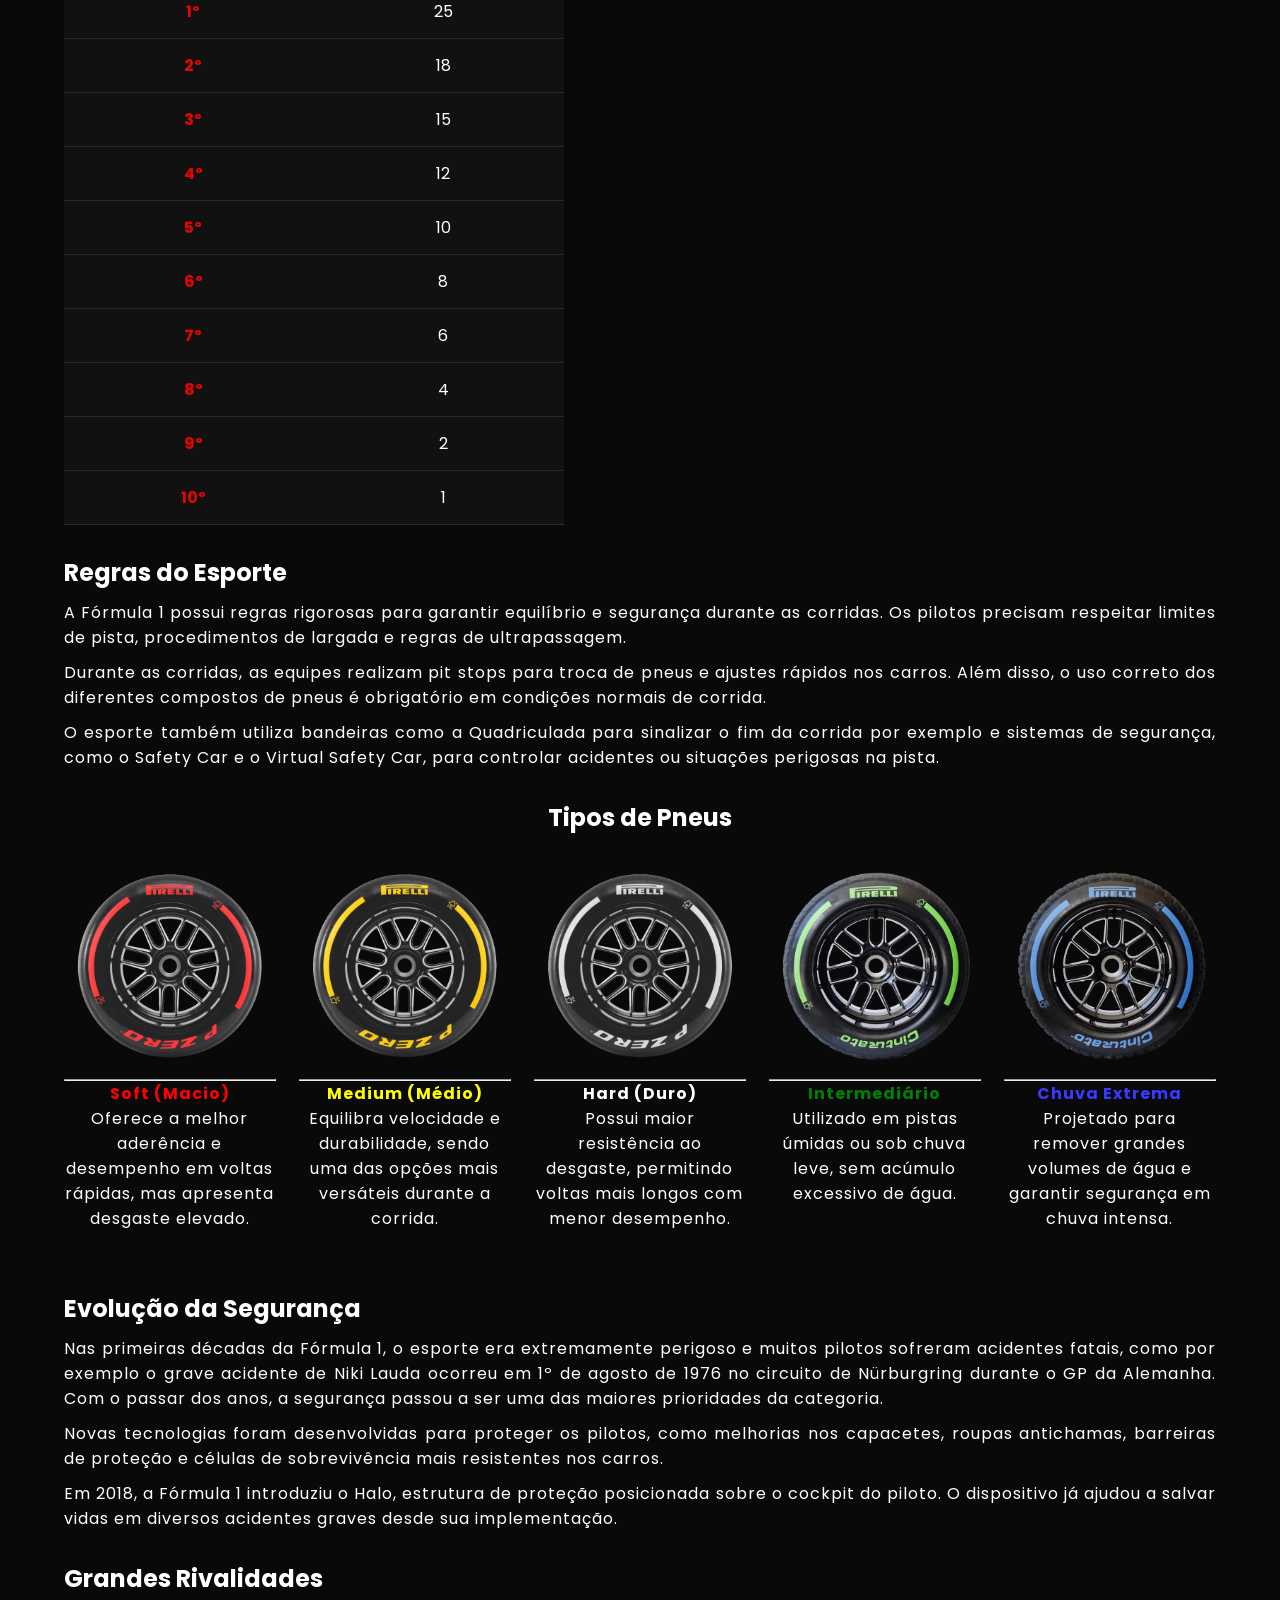
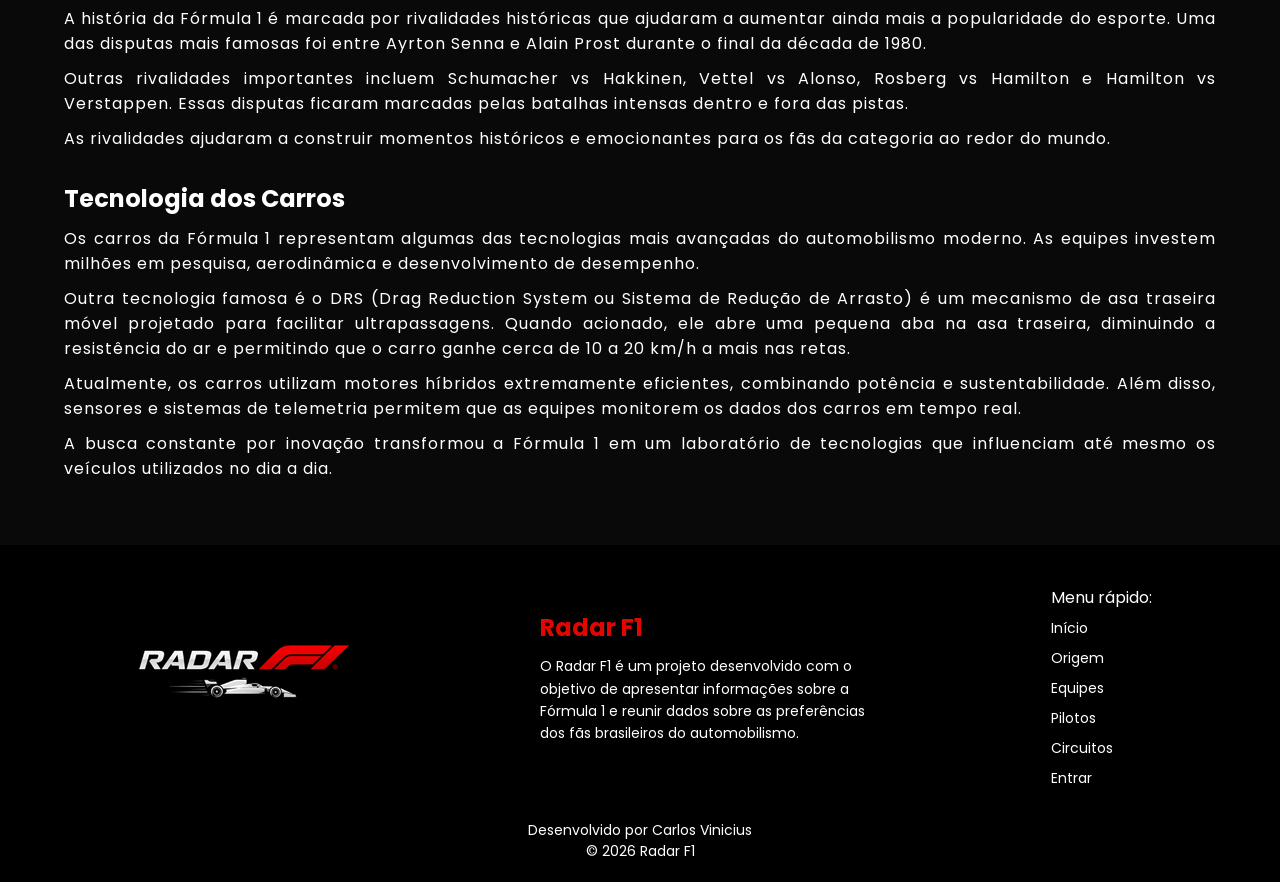
<file: public/origem.html>
<!DOCTYPE html>
<html lang="pt-BR">
<head>
    <meta charset="UTF-8">
    <meta name="viewport" content="width=device-width, initial-scale=1.0">
    <title>Origem | Radar F1</title>
    <link rel="stylesheet" href="./css/style.css">
    <link rel="stylesheet" href="./css/header.css">
    <link rel="stylesheet" href="./css/footer.css">
    <link rel="stylesheet" href="./css/origem.css">
</head>
<body>
    <header>
        <div class="container-header">
            <div class="img-logo">
                <a href="index.html"><img src="./assets/logo.png" class="logo" alt="Logo do Radar F1"></a>
            </div>
            <nav>
                <ul>
                    <li><a href="index.html" class="link-menu">Início</a></li>
                    <li><a href="origem.html" class="link-menu">Origem</a></li>
                    <li><a href="equipes.html" class="link-menu">Equipes</a></li>
                    <li><a href="pilotos.html" class="link-menu">Pilotos</a></li>
                    <li><a href="circuitos.html" class="link-menu">Circuitos</a></li>
                    <li><a href="dashboard.html" class="link-menu" id="link_dashboard" style="display: none">Dashboard</a></li>
                    <li><a href="login.html" class="btn-entrar" id="btn_entrar">Entrar</a></li>
                    <li><a href="index.html" class="btn-sair" onclick="limparSessao()" id="btn_sair" style="display: none">Sair</a></li>
                </ul>
            </nav>
        </div>
    </header>
    <main>
        <section class="banner">
            <h1 class="titulo">A Origem da Fórmula 1.</h1>
        </section>
        <section class="container-origem">
            <section class="container-inicio">
                <h2>O Início</h2>
                <p>
                    A Fórmula 1 surgiu oficialmente em 1950, sendo organizada pela FIA 
                    (Federação Internacional de Automobilismo). O primeiro campeonato mundial 
                    aconteceu após o crescimento das corridas automobilísticas na Europa durante 
                    as décadas anteriores, principalmente após a Segunda Guerra Mundial.
                </p>
                <p>
                    A primeira corrida oficial da história da Fórmula 1 foi realizada no circuito 
                    de Silverstone, na Inglaterra, em 13 de maio de 1950. Desde então, o esporte 
                    evoluiu rapidamente e se tornou a principal categoria do automobilismo mundial.
                </p>
                <p>
                    Ao longo das décadas, diversos pilotos marcaram gerações, como Juan Manuel Fangio, 
                    Ayrton Senna, Michael Schumacher, Lewis Hamilton e Max Verstappen, ajudando a 
                    transformar a Fórmula 1 em um fenômeno global.
                </p>
            </section>
            <section class="container-campeonato">
                <h2>Como Funciona o Campeonato</h2>
                <p>
                    O campeonato da Fórmula 1 é dividido em diversas corridas chamadas Grandes Prêmios 
                    (GPs), realizadas em diferentes países ao redor do mundo. Cada temporada possui 
                    um calendário oficial com circuitos tradicionais e modernos.
                </p>
                <p>
                    Durante os finais de semana de corrida, os pilotos participam de treinos livres, 
                    classificação e corrida principal. A classificação define a posição de largada 
                    de cada piloto para a corrida de domingo.
                </p>
                <p>
                    Os pilotos acumulam pontos de acordo com suas posições de chegada. Ao final da 
                    temporada, o piloto com mais pontos conquista o campeonato mundial de pilotos, 
                    enquanto a equipe com maior pontuação vence o campeonato de construtores.
                </p>
            </section>
            <section class="container-estrutura">
                <h2>Estrutura do fim de semana</h2>
                <ul>
                    <li>Treinos Livres (Sexta-feira até Sábado, TL1, TL2 e TL3)</li>
                    <li>Classificação (Sábado)</li>
                    <li>Corrida Principal (Domingo)</li>
                </ul>
                <p>
                    Durante a classificação, os pilotos disputam o menor tempo de volta para 
                    definir as posições de largada da corrida de domingo.
                </p>
                <p>
                    Os dez primeiros colocados recebem pontos. O piloto com maior pontuação ao 
                    final da temporada conquista o campeonato mundial.
                </p>
                <table class="tabela-pontos">
                    <tr>
                        <th>POSIÇÃO</th>
                        <th>PONTOS</th>
                    </tr>
                    <tr>
                        <td>1º</td>
                        <td>25</td>
                    </tr>
                    <tr>
                        <td>2º</td>
                        <td>18</td>
                    </tr>
                    <tr>
                        <td>3º</td>
                        <td>15</td>
                    </tr>
                    <tr>
                        <td>4º</td>
                        <td>12</td>
                    </tr>
                    <tr>
                        <td>5º</td>
                        <td>10</td>
                    </tr>
                    <tr>
                        <td>6º</td>
                        <td>8</td>
                    </tr>
                    <tr>
                        <td>7º</td>
                        <td>6</td>
                    </tr>
                    <tr>
                        <td>8º</td>
                        <td>4</td>
                    </tr>
                    <tr>
                        <td>9º</td>
                        <td>2</td>
                    </tr>
                    <tr>
                        <td>10º</td>
                        <td>1</td>
                    </tr>
                </table>
            </section>
            <section class="container-regra">
                <h2>Regras do Esporte</h2>
                <p>
                    A Fórmula 1 possui regras rigorosas para garantir equilíbrio e segurança durante 
                    as corridas. Os pilotos precisam respeitar limites de pista, procedimentos de 
                    largada e regras de ultrapassagem.
                </p>
                <p>
                    Durante as corridas, as equipes realizam pit stops para troca de pneus e ajustes 
                    rápidos nos carros. Além disso, o uso correto dos diferentes compostos de pneus 
                    é obrigatório em condições normais de corrida.
                </p>
                <p>
                    O esporte também utiliza bandeiras como a Quadriculada para sinalizar o fim da corrida por exemplo e sistemas de segurança, como o Safety Car e 
                    o Virtual Safety Car, para controlar acidentes ou situações perigosas na pista.
                </p>
            </section>
            <section class="container-pneu">
                <h2>Tipos de Pneus</h2>
                <div class="box-pneu">
                    <div class="pneu">
                        <img src="./assets/pneus/pneu-vermelho.png" alt="Pneu Soft">
                        <hr class="linha-pneu">
                        <p class="descricao">
                            <strong style="color: red;">Soft (Macio)</strong><br>
                            Oferece a melhor aderência e desempenho em voltas rápidas, mas apresenta desgaste elevado.
                        </p>
                    </div>
                    <div class="pneu">
                        <img src="./assets/pneus/pneu-amarelo.png" alt="Pneu Medium">
                        <hr class="linha-pneu">
                        <p class="descricao">
                            <strong style="color: yellow;">Medium (Médio)</strong><br>
                            Equilibra velocidade e durabilidade, sendo uma das opções mais versáteis durante a corrida.
                        </p>
                    </div>
                    <div class="pneu">
                        <img src="./assets/pneus/pneu-branco.png" alt="Pneu Hard">
                        <hr class="linha-pneu">
                        <p class="descricao">
                            <strong>Hard (Duro)</strong><br>
                            Possui maior resistência ao desgaste, permitindo voltas mais longos com menor desempenho.
                        </p>
                    </div>
                    <div class="pneu">
                        <img src="./assets/pneus/pneu-verde.png" alt="Pneu Green">
                        <hr class="linha-pneu">
                        <p class="descricao">
                            <strong style="color: green;">Intermediário</strong><br>
                            Utilizado em pistas úmidas ou sob chuva leve, sem acúmulo excessivo de água.
                        </p>
                    </div>
                    <div class="pneu">
                        <img src="./assets/pneus/pneu-azul.png" alt="Pneu Blue">
                        <hr class="linha-pneu">
                        <p class="descricao">
                            <strong style="color: rgb(57, 57, 255)">Chuva Extrema</strong><br>
                            Projetado para remover grandes volumes de água e garantir segurança em chuva intensa.
                        </p>
                    </div>
                </div>
            </section>
            <section class="container-seguranca">
                <h2>Evolução da Segurança</h2>
                <p>
                    Nas primeiras décadas da Fórmula 1, o esporte era extremamente perigoso e muitos 
                    pilotos sofreram acidentes fatais, como por exemplo o grave acidente de Niki Lauda ocorreu em 1º de agosto de 1976 no circuito de Nürburgring durante o GP da Alemanha. Com o passar dos anos, a segurança passou a 
                    ser uma das maiores prioridades da categoria.
                </p>
                <p>
                    Novas tecnologias foram desenvolvidas para proteger os pilotos, como melhorias 
                    nos capacetes, roupas antichamas, barreiras de proteção e células de sobrevivência 
                    mais resistentes nos carros.
                </p>
                <p>
                    Em 2018, a Fórmula 1 introduziu o Halo, estrutura de proteção posicionada sobre 
                    o cockpit do piloto. O dispositivo já ajudou a salvar vidas em diversos acidentes 
                    graves desde sua implementação.
                </p>
            </section>
            <section class="container-rivalidade">
                <h2>Grandes Rivalidades</h2>
                <p>
                    A história da Fórmula 1 é marcada por rivalidades históricas que ajudaram a 
                    aumentar ainda mais a popularidade do esporte. Uma das disputas mais famosas foi 
                    entre Ayrton Senna e Alain Prost durante o final da década de 1980.
                </p>
                <p>
                    Outras rivalidades importantes incluem Schumacher vs Hakkinen, Vettel vs Alonso, 
                    Rosberg vs Hamilton e Hamilton vs Verstappen. Essas disputas ficaram marcadas 
                    pelas batalhas intensas dentro e fora das pistas.
                </p>
                <p>
                    As rivalidades ajudaram a construir momentos históricos e emocionantes para os fãs 
                    da categoria ao redor do mundo.
                </p>
            </section>
           <section class="container-tecnologia">
                <h2>Tecnologia dos Carros</h2>
                <p>
                    Os carros da Fórmula 1 representam algumas das tecnologias mais avançadas do 
                    automobilismo moderno. As equipes investem milhões em pesquisa, aerodinâmica 
                    e desenvolvimento de desempenho.
                </p>
                <p>
                    Outra tecnologia famosa é o DRS (Drag Reduction System ou Sistema de Redução de Arrasto) é um mecanismo de asa traseira móvel projetado para facilitar ultrapassagens. Quando acionado, ele abre uma pequena aba na asa traseira, diminuindo a resistência do ar e permitindo que o carro ganhe cerca de 10 a 20 km/h a mais nas retas.
                </p>
                <p>
                    Atualmente, os carros utilizam motores híbridos extremamente eficientes, combinando 
                    potência e sustentabilidade. Além disso, sensores e sistemas de telemetria permitem 
                    que as equipes monitorem os dados dos carros em tempo real.
                </p>
                <p>
                    A busca constante por inovação transformou a Fórmula 1 em um laboratório de 
                    tecnologias que influenciam até mesmo os veículos utilizados no dia a dia.
                </p>
           </section>
        </section>
    </main>
    <footer>
        <div class="container-footer">
            <div class="img-logo">
                <img src="./assets/logo.png" alt="Logo do Radar F1">
            </div>
            <div class="sobre-footer">
                <h2>Radar F1</h2>
                <p>O Radar F1 é um projeto desenvolvido com o objetivo de apresentar informações sobre a Fórmula 1 e reunir dados sobre as preferências dos fãs brasileiros do automobilismo.</p>
            </div>
            <div class="box-footer">
                <ul class="menu-footer">
                    <p>Menu rápido:</p>
                    <li><a href="index.html">Início</a></li>
                    <li><a href="origem.html">Origem</a></li>
                    <li><a href="equipes.html">Equipes</a></li>
                    <li><a href="pilotos.html">Pilotos</a></li>
                    <li><a href="circuitos.html">Circuitos</a></li>
                    <li><a href="login.html">Entrar</a></li>
                </ul>
            </div>
        </div>
        <div class="dev">
            <p>Desenvolvido por Carlos Vinicius</p>
            <p>© 2026 Radar F1</p>
        </div>
    </footer>
    <script>
        
        function carregar() {
            const nome = sessionStorage.getItem('NOME_USUARIO');
            const idUsuario = sessionStorage.getItem('ID_USUARIO');
            
            if(nome != undefined && idUsuario != undefined) {
                document.getElementById("btn_entrar").style.display = "none";
                document.getElementById("btn_sair").style.display = "block";
                document.getElementById("link_dashboard").style.display = "block";
            }
        }

        function limparSessao() {
            sessionStorage.clear();
            alert('Deslogado com sucesso!');
        }

    </script>
</body>
</html>
</file>
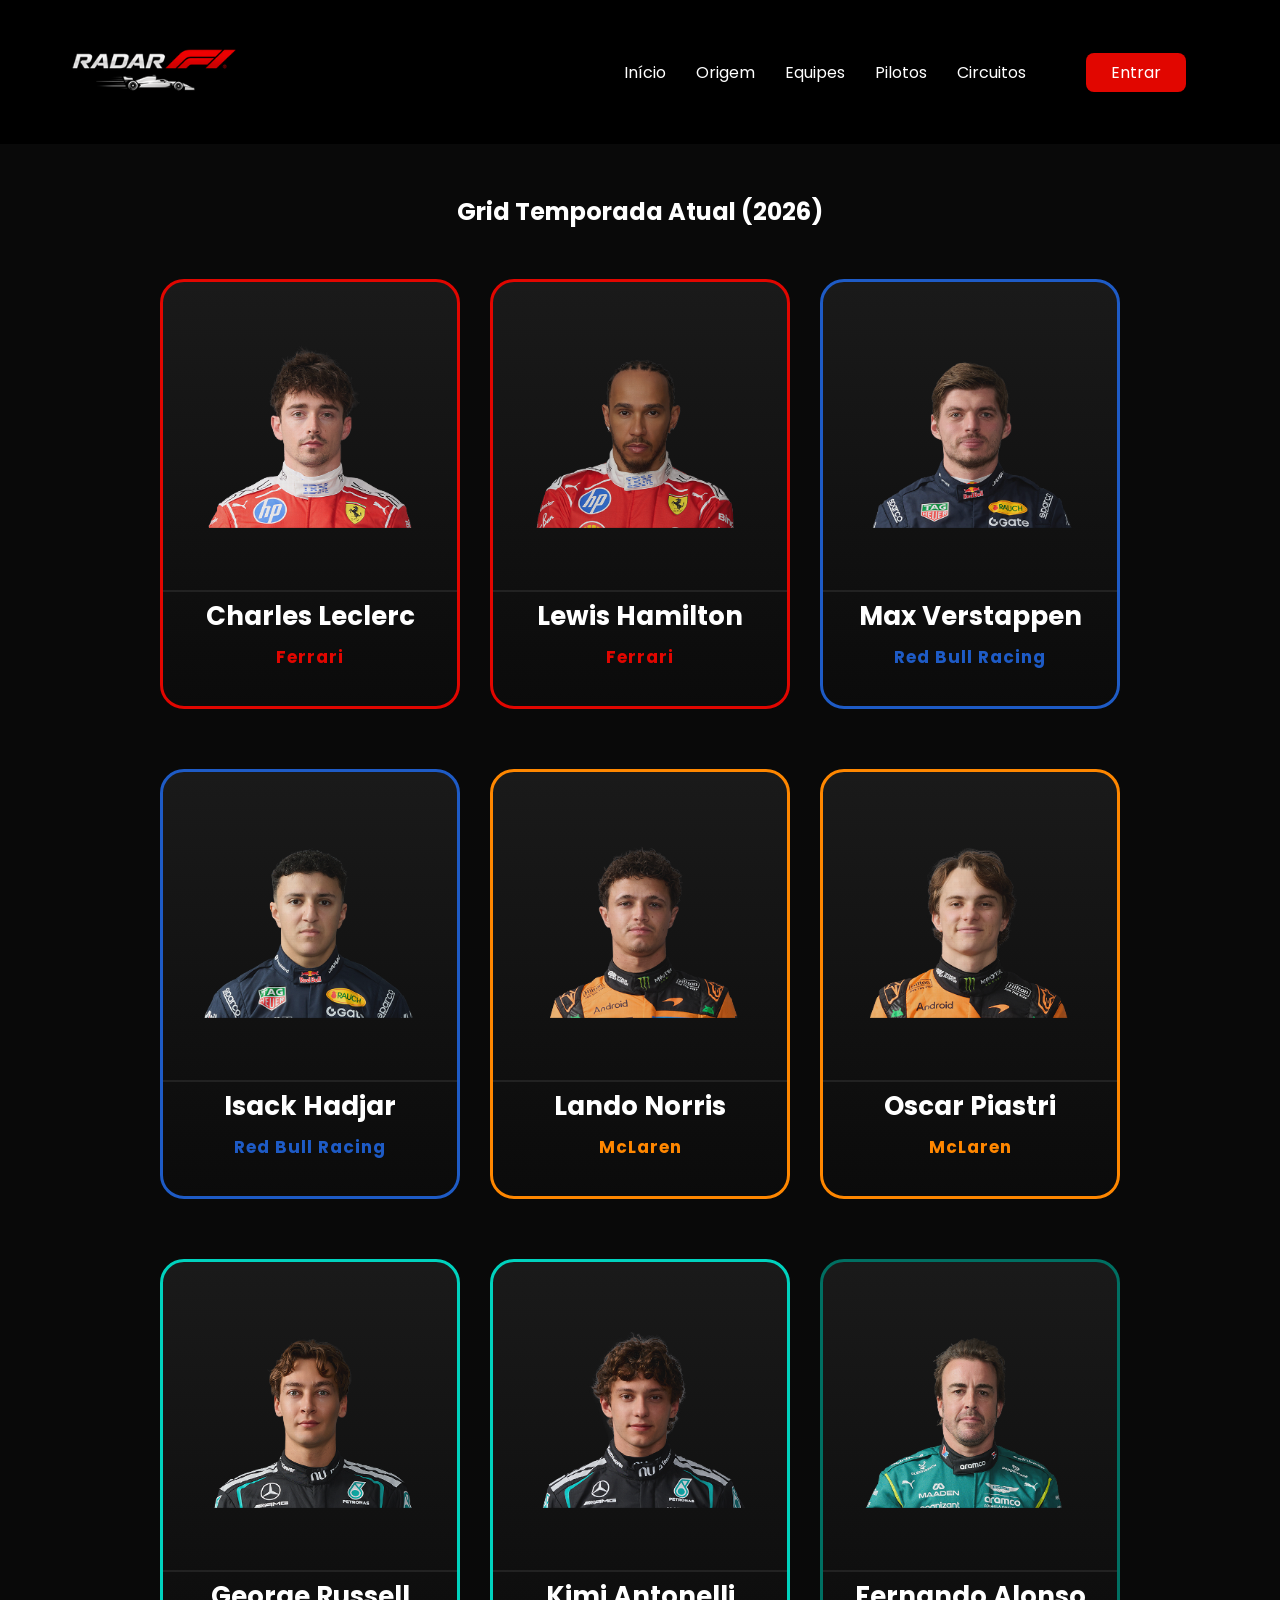
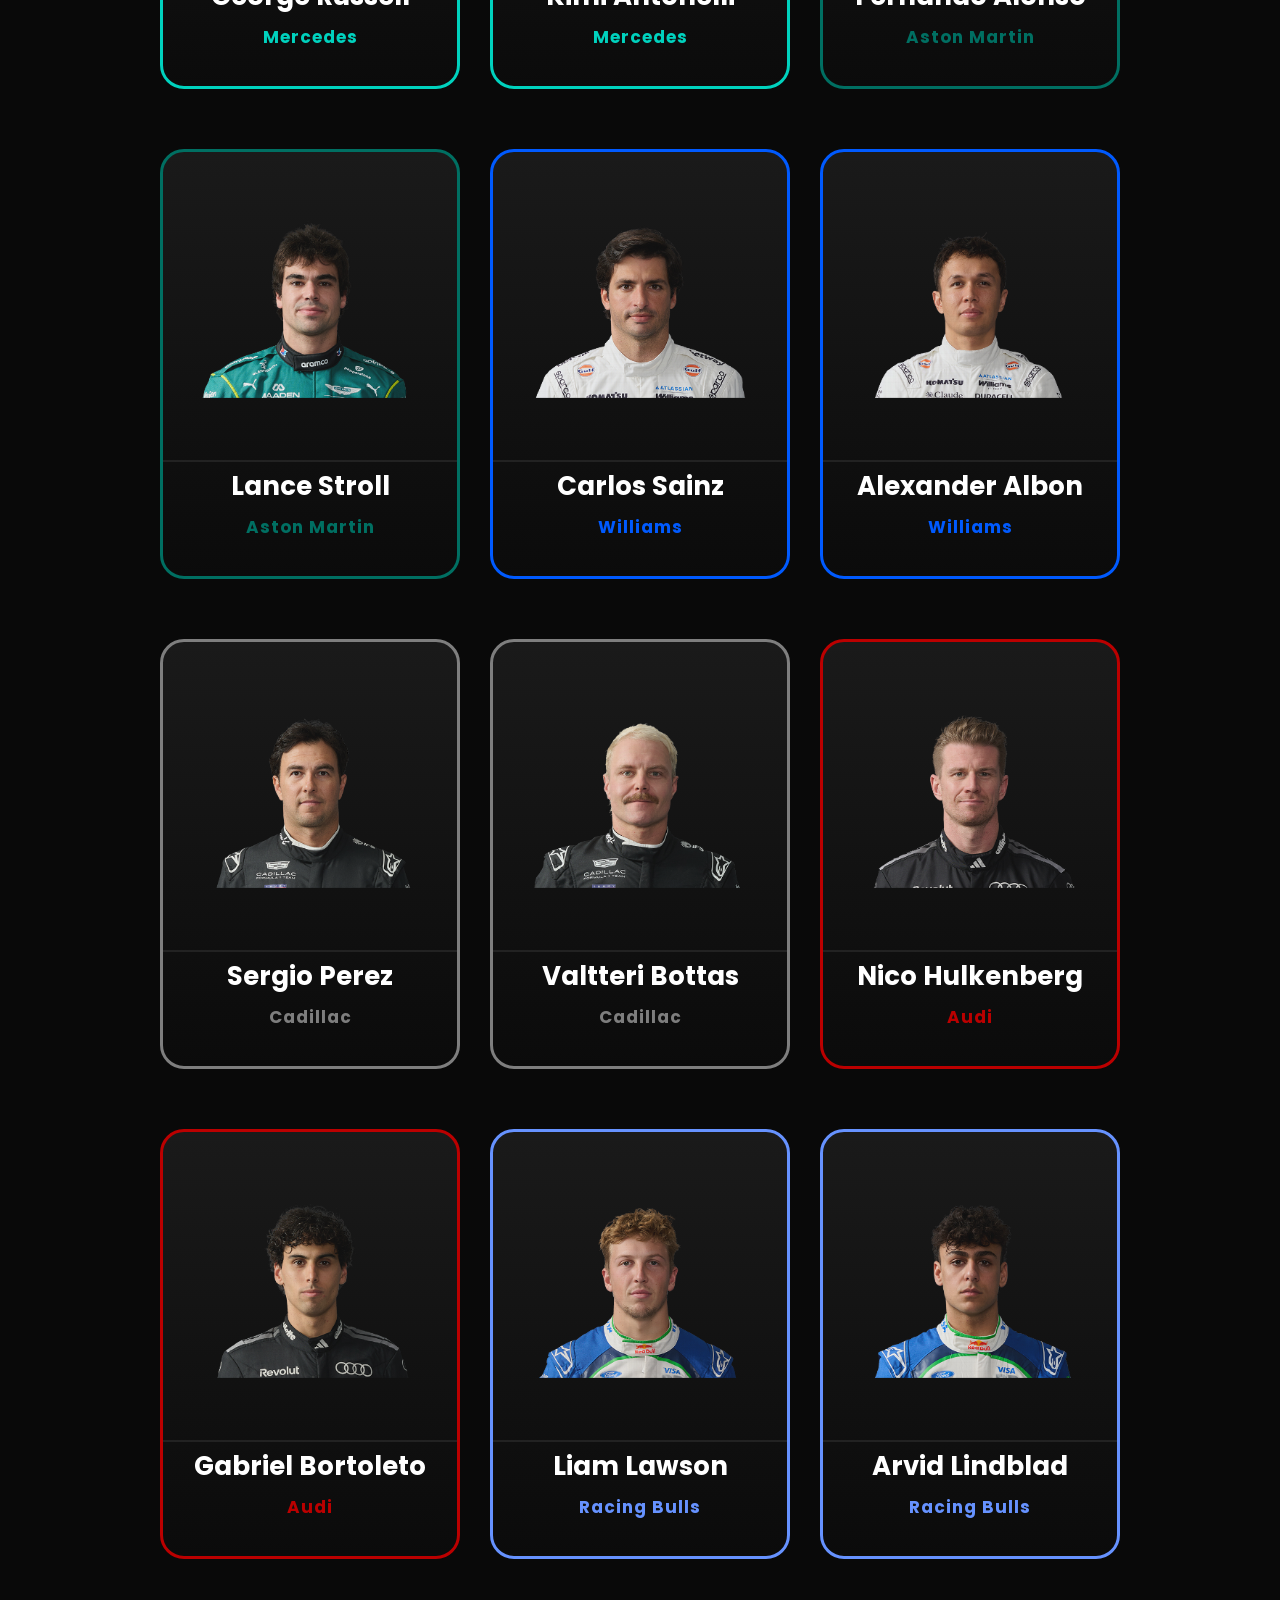
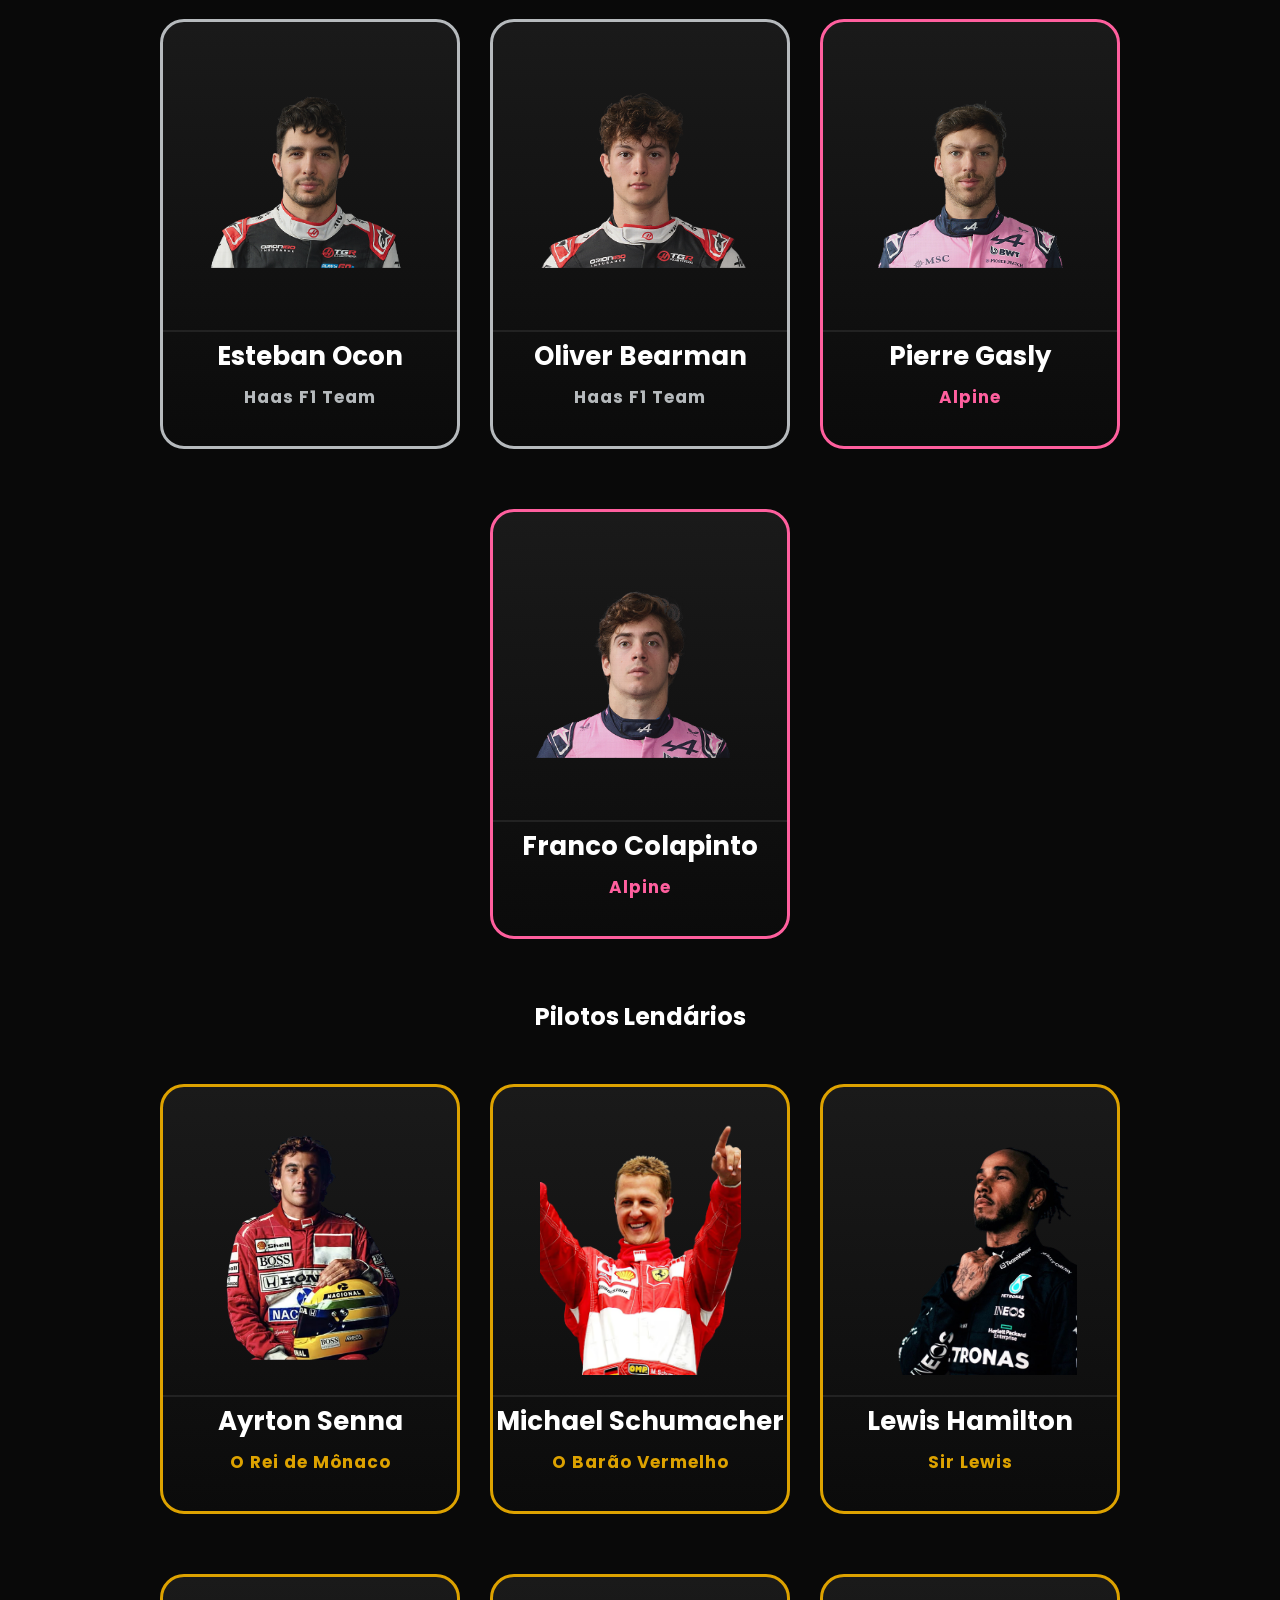
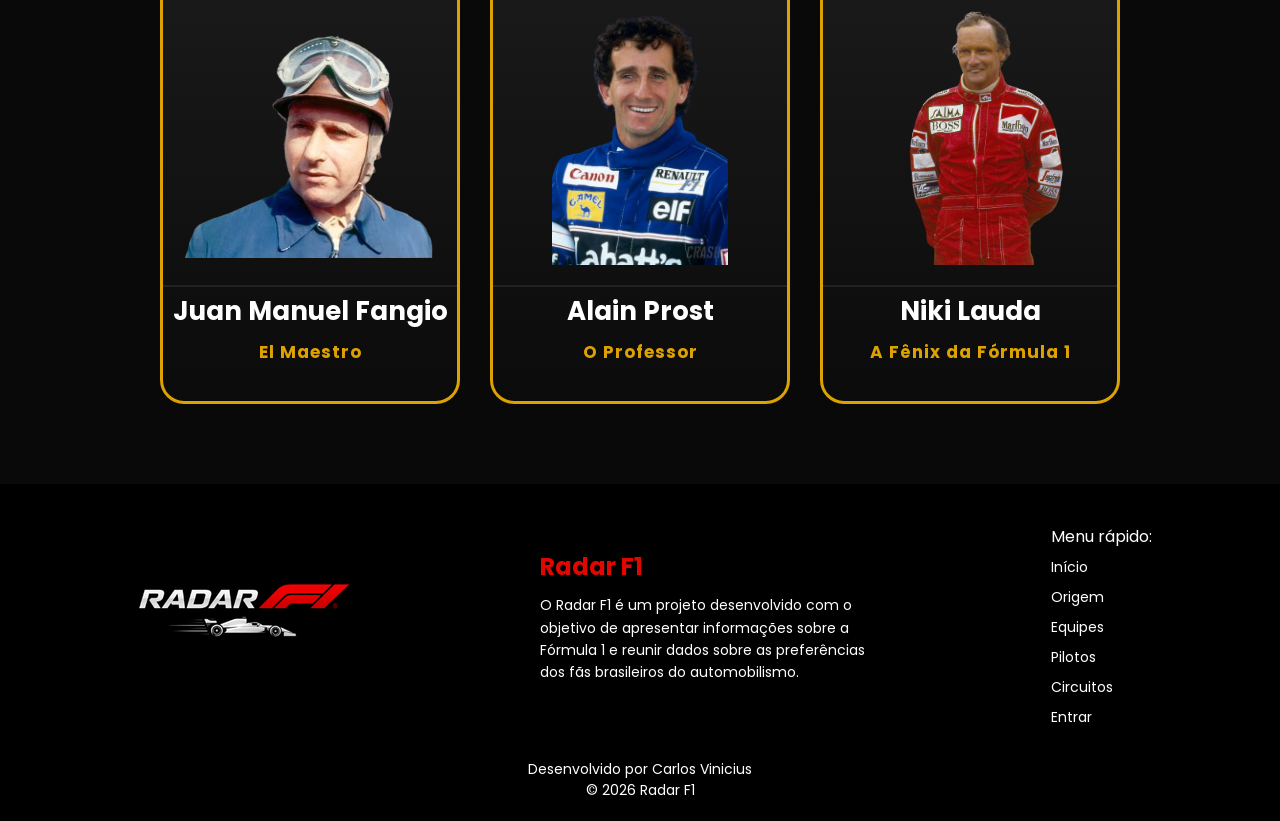
<file: public/pilotos.html>
<!DOCTYPE html>
<html lang="pt-BR">
<head>
    <meta charset="UTF-8">
    <meta name="viewport" content="width=device-width, initial-scale=1.0">
    <title>Pilotos | Radar F1</title>
    <link rel="stylesheet" href="./css/style.css">
    <link rel="stylesheet" href="./css/header.css">
    <link rel="stylesheet" href="./css/footer.css">
    <link rel="stylesheet" href="./css/piloto.css">
</head>
<body>
    <header>
        <div class="container-header">
            <div class="img-logo">
                <a href="index.html"><img src="./assets/logo.png" class="logo" alt="Logo do Radar F1"></a>
            </div>
            <nav>
                <ul>
                    <li><a href="index.html" class="link-menu">Início</a></li>
                    <li><a href="origem.html" class="link-menu">Origem</a></li>
                    <li><a href="equipes.html" class="link-menu">Equipes</a></li>
                    <li><a href="pilotos.html" class="link-menu">Pilotos</a></li>
                    <li><a href="circuitos.html" class="link-menu">Circuitos</a></li>
                    <li><a href="dashboard.html" class="link-menu" id="link_dashboard" style="display: none">Dashboard</a></li>
                    <li><a href="login.html" class="btn-entrar" id="btn_entrar">Entrar</a></li>
                    <li><a href="index.html" class="btn-sair" onclick="limparSessao()" id="btn_sair" style="display: none">Sair</a></li>
                </ul>
            </nav>
        </div>
    </header>

    <main>
        <section class="container-card">
            <h1 class="titulo-grid-atual">Grid Temporada Atual (2026)</h1>
            <div class="card-piloto ferrari">
                <div class="card-dentro">
                    <div class="card-frente">
                        <img src="./assets/piloto/charles.png">
                        <h2>Charles Leclerc</h2>
                        <p>Ferrari</p>
                    </div>
                    <div class="card-tras">
                        <h2>Charles Leclerc</h2>
                        <p><strong>País:</strong> Mônaco</p>
                        <p><strong>Vitórias:</strong> 8</p>
                        <p><strong>Pódios:</strong> 52</p>
                        <p><strong>Estreia:</strong> 2018</p>
                    </div>
                </div>
            </div>
            <div class="card-piloto ferrari">
                <div class="card-dentro">
                    <div class="card-frente">
                        <img src="./assets/piloto/lewis.png">
                        <h2>Lewis Hamilton</h2>
                        <p>Ferrari</p>
                    </div>
                    <div class="card-tras">
                        <h2>Lewis Hamilton</h2>
                        <p><strong>País:</strong> Reino Unido</p>
                        <p><strong>Vitórias:</strong> 105</p>
                        <p><strong>Pódios:</strong> 203</p>
                        <p><strong>Estreia:</strong> 2007</p>
                    </div>
                </div>
            </div>
            <div class="card-piloto redbull">
                <div class="card-dentro">
                    <div class="card-frente">
                        <img src="./assets/piloto/verstappen.png">
                        <h2>Max Verstappen</h2>
                        <p>Red Bull Racing</p>
                    </div>
                    <div class="card-tras">
                        <h2>Max Verstappen</h2>
                        <p><strong>País:</strong> Holanda</p>
                        <p><strong>Vitórias:</strong> 71</p>
                        <p><strong>Pódios:</strong> 127</p>
                        <p><strong>Estreia:</strong> 2015</p>
                    </div>
                </div>
            </div>
            <div class="card-piloto redbull">
                <div class="card-dentro">
                    <div class="card-frente">
                        <img src="./assets/piloto/hadjar.png">
                        <h2>Isack Hadjar</h2>
                        <p>Red Bull Racing</p>
                    </div>
                    <div class="card-tras">
                        <h2>Isack Hadjar</h2>
                        <p><strong>País:</strong> França</p>
                        <p><strong>Vitórias:</strong> 0</p>
                        <p><strong>Pódios:</strong> 1</p>
                        <p><strong>Estreia:</strong> 2025</p>
                    </div>
                </div>
            </div>
            <div class="card-piloto mclaren">
                <div class="card-dentro">
                    <div class="card-frente">
                        <img src="./assets/piloto/lando.png">
                        <h2>Lando Norris</h2>
                        <p>McLaren</p>
                    </div>
                    <div class="card-tras">
                        <h2>Lando Norris</h2>
                        <p><strong>País:</strong> Reino Unido</p>
                        <p><strong>Vitórias:</strong> 11</p>
                        <p><strong>Pódios:</strong> 44</p>
                        <p><strong>Estreia:</strong> 2019</p>
                    </div>
                </div>
            </div>
            <div class="card-piloto mclaren">
                <div class="card-dentro">
                    <div class="card-frente">
                        <img src="./assets/piloto/piastri.png">
                        <h2>Oscar Piastri</h2>
                        <p>McLaren</p>
                    </div>
                    <div class="card-tras">
                        <h2>Oscar Piastri</h2>
                        <p><strong>País:</strong> Austrália</p>
                        <p><strong>Vitórias:</strong> 9</p>
                        <p><strong>Pódios:</strong> 27</p>
                        <p><strong>Estreia:</strong> 2023</p>
                    </div>
                </div>
            </div>
            <div class="card-piloto mercedes">
                <div class="card-dentro">
                    <div class="card-frente">
                        <img src="./assets/piloto/george.png">
                        <h2>George Russell</h2>
                        <p>Mercedes</p>
                    </div>

                    <div class="card-tras">
                        <h2>George Russell</h2>
                        <p><strong>País:</strong> Reino Unido</p>
                        <p><strong>Vitórias:</strong> 6</p>
                        <p><strong>Pódios:</strong> 26</p>
                        <p><strong>Estreia:</strong> 2019</p>
                    </div>
                </div>
            </div>
            <div class="card-piloto mercedes">
                <div class="card-dentro">
                    <div class="card-frente">
                        <img src="./assets/piloto/kimi.png">
                        <h2>Kimi Antonelli</h2>
                        <p>Mercedes</p>
                    </div>

                    <div class="card-tras">
                        <h2>Kimi Antonelli</h2>
                        <p><strong>País:</strong> Itália</p>
                        <p><strong>Vitórias:</strong> 2</p>
                        <p><strong>Pódios:</strong> 6</p>
                        <p><strong>Estreia:</strong> 2025</p>
                    </div>
                </div>
            </div>
            <div class="card-piloto astonmartin">
                <div class="card-dentro">
                    <div class="card-frente">
                        <img src="./assets/piloto/alonso.png">
                        <h2>Fernando Alonso</h2>
                        <p>Aston Martin</p>
                    </div>

                    <div class="card-tras">
                        <h2>Fernando Alonso</h2>
                        <p><strong>País:</strong> Espanha</p>
                        <p><strong>Vitórias:</strong> 32</p>
                        <p><strong>Pódios:</strong> 106</p>
                        <p><strong>Estreia:</strong> 2001</p>
                    </div>
                </div>
            </div>
            <div class="card-piloto astonmartin">
                <div class="card-dentro">
                    <div class="card-frente">
                        <img src="./assets/piloto/stroll.png">
                        <h2>Lance Stroll</h2>
                        <p>Aston Martin</p>
                    </div>

                    <div class="card-tras">
                        <h2>Lance Stroll</h2>
                        <p><strong>País:</strong> Canadá</p>
                        <p><strong>Vitórias:</strong> 0</p>
                        <p><strong>Pódios:</strong> 3</p>
                        <p><strong>Estreia:</strong> 2017</p>
                    </div>
                </div>
            </div>
            <div class="card-piloto williams">
                <div class="card-dentro">
                    <div class="card-frente">
                        <img src="./assets/piloto/sainz.png">
                        <h2>Carlos Sainz</h2>
                        <p>Williams</p>
                    </div>

                    <div class="card-tras">
                        <h2>Carlos Sainz</h2>
                        <p><strong>País:</strong> Espanha</p>
                        <p><strong>Vitórias:</strong> 4</p>
                        <p><strong>Pódios:</strong> 27</p>
                        <p><strong>Estreia:</strong> 2015</p>
                    </div>
                </div>
            </div>
            <div class="card-piloto williams">
                <div class="card-dentro">
                    <div class="card-frente">
                        <img src="./assets/piloto/albon.png">
                        <h2>Alexander Albon</h2>
                        <p>Williams</p>
                    </div>

                    <div class="card-tras">
                        <h2>Alexander Albon</h2>
                        <p><strong>País:</strong> Tailândia</p>
                        <p><strong>Vitórias:</strong> 0</p>
                        <p><strong>Pódios:</strong> 2</p>
                        <p><strong>Estreia:</strong> 2019</p>
                    </div>
                </div>
            </div>
            <div class="card-piloto cadillac">
                <div class="card-dentro">
                    <div class="card-frente">
                        <img src="./assets/piloto/perez.png">
                        <h2>Sergio Perez</h2>
                        <p>Cadillac</p>
                    </div>

                    <div class="card-tras">
                        <h2>Sergio Perez</h2>
                        <p><strong>País:</strong> México</p>
                        <p><strong>Vitórias:</strong> 6</p>
                        <p><strong>Pódios:</strong> 39</p>
                        <p><strong>Estreia:</strong> 2011</p>
                    </div>
                </div>
            </div>
            <div class="card-piloto cadillac">
                <div class="card-dentro">
                    <div class="card-frente">
                        <img src="./assets/piloto/bottas.png">
                        <h2>Valtteri Bottas</h2>
                        <p>Cadillac</p>
                    </div>

                    <div class="card-tras">
                        <h2>Valtteri Bottas</h2>
                        <p><strong>País:</strong> Finlândia</p>
                        <p><strong>Vitórias:</strong> 10</p>
                        <p><strong>Pódios:</strong> 67</p>
                        <p><strong>Estreia:</strong> 2013</p>
                    </div>
                </div>
            </div>
            <div class="card-piloto audi">
                <div class="card-dentro">
                    <div class="card-frente">
                        <img src="./assets/piloto/nico.png">
                        <h2>Nico Hulkenberg</h2>
                        <p>Audi</p>
                    </div>

                    <div class="card-tras">
                        <h2>Nico Hulkenberg</h2>
                        <p><strong>País:</strong> Alemanha</p>
                        <p><strong>Vitórias:</strong> 0</p>
                        <p><strong>Pódios:</strong> 1</p>
                        <p><strong>Estreia:</strong> 2010</p>
                    </div>
                </div>
            </div>
            <div class="card-piloto audi">
                <div class="card-dentro">
                    <div class="card-frente">
                        <img src="./assets/piloto/bortoleto.png">
                        <h2>Gabriel Bortoleto</h2>
                        <p>Audi</p>
                    </div>

                    <div class="card-tras">
                        <h2>Gabriel Bortoleto</h2>
                        <p><strong>País:</strong> Brasil</p>
                        <p><strong>Vitórias:</strong> 0</p>
                        <p><strong>Pódios:</strong> 0</p>
                        <p><strong>Estreia:</strong> 2025</p>
                    </div>
                </div>
            </div>
            <div class="card-piloto racingbulls">
                <div class="card-dentro">
                    <div class="card-frente">
                        <img src="./assets/piloto/liam.png">
                        <h2>Liam Lawson</h2>
                        <p>Racing Bulls</p>
                    </div>

                    <div class="card-tras">
                        <h2>Liam Lawson</h2>
                        <p><strong>País:</strong> Nova Zelândia</p>
                        <p><strong>Vitórias:</strong> 0</p>
                        <p><strong>Pódios:</strong> 0</p>
                        <p><strong>Estreia:</strong> 2023</p>
                    </div>
                </div>
            </div>
            <div class="card-piloto racingbulls">
                <div class="card-dentro">
                    <div class="card-frente">
                        <img src="./assets/piloto/arvid.png">
                        <h2>Arvid Lindblad</h2>
                        <p>Racing Bulls</p>
                    </div>

                    <div class="card-tras">
                        <h2>Arvid Lindblad</h2>
                        <p><strong>País:</strong> Reino Unido</p>
                        <p><strong>Vitórias:</strong> 0</p>
                        <p><strong>Pódios:</strong> 0</p>
                        <p><strong>Estreia:</strong> 2026</p>
                    </div>
                </div>
            </div>
            <div class="card-piloto haas">
                <div class="card-dentro">
                    <div class="card-frente">
                        <img src="./assets/piloto/ocon.png">
                        <h2>Esteban Ocon</h2>
                        <p>Haas F1 Team</p>
                    </div>

                    <div class="card-tras">
                        <h2>Esteban Ocon</h2>
                        <p><strong>País:</strong> França</p>
                        <p><strong>Vitórias:</strong> 1</p>
                        <p><strong>Pódios:</strong> 4</p>
                        <p><strong>Estreia:</strong> 2016</p>
                    </div>
                </div>
            </div>
            <div class="card-piloto haas">
                <div class="card-dentro">
                    <div class="card-frente">
                        <img src="./assets/piloto/bearman.png">
                        <h2>Oliver Bearman</h2>
                        <p>Haas F1 Team</p>
                    </div>

                    <div class="card-tras">
                        <h2>Oliver Bearman</h2>
                        <p><strong>País:</strong> Reino Unido</p>
                        <p><strong>Vitórias:</strong> 0</p>
                        <p><strong>Pódios:</strong> 0</p>
                        <p><strong>Estreia:</strong> 2024</p>
                    </div>
                </div>
            </div>
            <div class="card-piloto alpine">
                <div class="card-dentro">
                    <div class="card-frente">
                        <img src="./assets/piloto/gasly.png">
                        <h2>Pierre Gasly</h2>
                        <p>Alpine</p>
                    </div>

                    <div class="card-tras">
                        <h2>Pierre Gasly</h2>
                        <p><strong>País:</strong> França</p>
                        <p><strong>Vitórias:</strong> 1</p>
                        <p><strong>Pódios:</strong> 5</p>
                        <p><strong>Estreia:</strong> 2017</p>
                    </div>
                </div>
            </div>
            <div class="card-piloto alpine">
                <div class="card-dentro">
                    <div class="card-frente">
                        <img src="./assets/piloto/franco.png">
                        <h2>Franco Colapinto</h2>
                        <p>Alpine</p>
                    </div>

                    <div class="card-tras">
                        <h2>Franco Colapinto</h2>
                        <p><strong>País:</strong> Argentina</p>
                        <p><strong>Vitórias:</strong> 0</p>
                        <p><strong>Pódios:</strong> 0</p>
                        <p><strong>Estreia:</strong> 2024</p>
                    </div>
                </div>
            </div>

            <h1 class="titulo-grid-lendas">Pilotos Lendários</h1>
            
            <div class="card-piloto lendario">
                <div class="card-dentro">
                    <div class="card-frente">
                        <img src="./assets/piloto/senna.png">
                        <h2>Ayrton Senna</h2>
                        <p>O Rei de Mônaco</p>
                    </div>

                    <div class="card-tras">
                        <h2>Ayrton Senna</h2>
                        <p><strong>País:</strong> Brasil</p>
                        <p><strong>Títulos Mundiais:</strong> 3</p>
                        <p><strong>Vitórias:</strong> 41</p>
                        <p><strong>Estreia:</strong> 1984</p>
                        <span>
                            Conhecido pela velocidade absurda na chuva e
                            por suas voltas lendárias em classificação, conquistou seu primeiro título de 1988
                        </span>
                    </div>
                </div>
            </div>
            <div class="card-piloto lendario">
                <div class="card-dentro">
                    <div class="card-frente">
                        <img src="./assets/piloto/schumacher.png">
                        <h2>Michael Schumacher</h2>
                        <p>O Barão Vermelho</p>
                    </div>

                    <div class="card-tras">
                        <h2>Michael Schumacher</h2>
                        <p><strong>País:</strong> Alemanha</p>
                        <p><strong>Títulos Mundiais:</strong> 7</p>
                        <p><strong>Vitórias:</strong> 91</p>
                        <p><strong>Estreia:</strong> 1991</p>
                        <span>
                            Conhecido pelo domínio absoluto com a Ferrari entre 2000 e 2004 além de sua
                            mentalidade extremamente competitiva.
                        </span>
                    </div>
                </div>
            </div>
            <div class="card-piloto lendario">
                <div class="card-dentro">
                    <div class="card-frente">
                        <img src="./assets/piloto/hamilton2.png">
                        <h2>Lewis Hamilton</h2>
                        <p>Sir Lewis</p>
                    </div>

                    <div class="card-tras">
                        <h2>Lewis Hamilton</h2>
                        <p><strong>País:</strong> Reino Unido</p>
                        <p><strong>Títulos Mundiais:</strong> 7</p>
                        <p><strong>Vitórias:</strong> 105</p>
                        <p><strong>Estreia:</strong> 2007</p>
                        <span>
                            Conhecido pela consistência absurda e por quebrar
                            diversos recordes da Fórmula 1 moderna.
                        </span>
                    </div>
                </div>
            </div>
            <div class="card-piloto lendario">
                <div class="card-dentro">
                    <div class="card-frente">
                        <img src="./assets/piloto/fangio.png">
                        <h2>Juan Manuel Fangio</h2>
                        <p>El Maestro</p>
                    </div>

                    <div class="card-tras">
                        <h2>Juan Manuel Fangio</h2>
                        <p><strong>País:</strong> Argentina</p>
                        <p><strong>Títulos Mundiais:</strong> 5</p>
                        <p><strong>Vitórias:</strong> 24</p>
                        <p><strong>Estreia:</strong> 1950</p>
                        <span>
                            Conhecido pela inteligência nas corridas e pelo domínio
                            impressionante nos primeiros anos da Fórmula 1.
                        </span>
                    </div>
                </div>
            </div>
            <div class="card-piloto lendario">
                <div class="card-dentro">
                    <div class="card-frente">
                        <img src="./assets/piloto/prost.png">
                        <h2>Alain Prost</h2>
                        <p>O Professor</p>
                    </div>

                    <div class="card-tras">
                        <h2>Alain Prost</h2>
                        <p><strong>País:</strong> França</p>
                        <p><strong>Títulos Mundiais:</strong> 4</p>
                        <p><strong>Vitórias:</strong> 51</p>
                        <p><strong>Estreia:</strong> 1980</p>
                        <span>
                            Conhecido pela pilotagem inteligente e pela capacidade
                            de controlar corridas com extrema precisão.
                        </span>
                    </div>
                </div>
            </div>
            <div class="card-piloto lendario">
                <div class="card-dentro">
                    <div class="card-frente">
                        <img src="./assets/piloto/lauda.png">
                        <h2>Niki Lauda</h2>
                        <p>A Fênix da Fórmula 1</p>
                    </div>

                    <div class="card-tras">
                        <h2>Niki Lauda</h2>
                        <p><strong>País:</strong> Áustria</p>
                        <p><strong>Títulos Mundiais:</strong> 3</p>
                        <p><strong>Vitórias:</strong> 25</p>
                        <p><strong>Estreia:</strong> 1971</p>
                        <span>
                            Conhecido pela superação histórica após um grave acidente
                            e pela enorme determinação nas pistas.
                        </span>
                    </div>
                </div>
            </div>
        </section>
    </main>
    
    <footer>
        <div class="container-footer">
            <div class="img-logo">
                <img src="./assets/logo.png" alt="Logo do Radar F1">
            </div>
            <div class="sobre-footer">
                <h2>Radar F1</h2>
                <p>O Radar F1 é um projeto desenvolvido com o objetivo de apresentar informações sobre a Fórmula 1 e reunir dados sobre as preferências dos fãs brasileiros do automobilismo.</p>
            </div>
            <div class="box-footer">
                <ul class="menu-footer">
                    <p>Menu rápido:</p>
                    <li><a href="index.html">Início</a></li>
                    <li><a href="origem.html">Origem</a></li>
                    <li><a href="equipes.html">Equipes</a></li>
                    <li><a href="pilotos.html">Pilotos</a></li>
                    <li><a href="circuitos.html">Circuitos</a></li>
                    <li><a href="login.html">Entrar</a></li>
                </ul>
            </div>
        </div>
        <div class="dev">
            <p>Desenvolvido por Carlos Vinicius</p>
            <p>© 2026 Radar F1</p>
        </div>
    </footer>
    <script>
        
        function carregar() {
            const nome = sessionStorage.getItem('NOME_USUARIO');
            const idUsuario = sessionStorage.getItem('ID_USUARIO');
            
            if(nome != undefined && idUsuario != undefined) {
                document.getElementById("btn_entrar").style.display = "none";
                document.getElementById("btn_sair").style.display = "block";
                document.getElementById("link_dashboard").style.display = "block";
            }
        }

        function limparSessao() {
            sessionStorage.clear();
            alert('Deslogado com sucesso!');
        }

    </script>
</body>
</html>
</file>
<file: public/css/style.css>
@import url('https://fonts.googleapis.com/css2?family=Poppins:ital,wght@0,100;0,200;0,300;0,400;0,500;0,600;0,700;0,800;0,900;1,100;1,200;1,300;1,400;1,500;1,600;1,700;1,800;1,900&display=swap');

* {
    margin: 0;
    padding: 0;
    box-sizing: border-box;
    font-family: "Poppins", sans-serif;
}

html {
  scroll-behavior: smooth;
}

a {
    text-decoration: none;
}

ul {
    list-style: none;
}
</file>
<file: public/css/cadastro.css>
.container-cadastro {
    width: 100%;
    display: flex;
}

.box-cadastro {
    width: 45%;
    background-color: #111111;
    padding: 50px 40px;
    display: flex;
    flex-direction: column;
    gap: 20px;
    color: white;
}

.campo {
    display: flex;
    flex-direction: column;
    gap: 10px;
}

.campo p {
    color: white;
    font-size: 17px;
    font-weight: bold;
}

.campo input,
.campo select {
    width: 100%;
    height: 40px;

    background-color: #1B1B1B;
    border: 2px solid transparent;
    border-radius: 10px;

    padding: 0 15px;

    color: white;
    font-size: 15px;

    outline: none;
    transition: 0.3s;
}

.campo input:focus,
.campo select:focus {
    border-color: #E10600;
}

.campo input::placeholder {
    color: #AAAAAA;
}

.btn-cadastrar {
    width: 100%;
    height: 45px;
    margin-top: 15px;
    background-color: #E10600;
    border: none;
    border-radius: 10px;
    color: white;
    font-size: 17px;
    font-weight: bold;
    transition: 0.3s;
}

.btn-cadastrar:hover {
    transform: translateY(-3px);
    background-color: #ff1f1f;
}

.texto-login {
    text-align: center;
    color: #CCCCCC;
}

.texto-login a {
    color: #E10600;
    text-decoration: none;
    font-weight: bold;
}

.texto-login a:hover {
    text-decoration: underline;
}

.painel-equipe {
    width: 55%;
    background-image:
        linear-gradient(rgba(0, 0, 0, 0.65),
        rgba(0, 0, 0, 0.75)),
        url("../assets/equipe-f1.png");
    background-size: cover;
    background-position: center;
    display: flex;
    align-items: center;
    justify-content: center;
    transition: 0.5s;
}

.conteudo-painel {
    text-align: center;
    color: white;
    padding: 40px;
}

.conteudo-painel h1 {
    font-size: 50px;
    margin-bottom: 20px;
}

.conteudo-painel p {
    font-size: 18px;
    color: #DDDDDD;
}
</file>
<file: public/css/header.css>
header {
    background-color: #000000;
    height: 16vh;
}

.container-header {
    height: 100%;
    width: 90%;

    margin: 0 auto;

    display: flex;
    align-items: center;
    justify-content: space-between;
}

.container-header .img-logo {
    display: flex;
    align-items: center;
    height: 90%;
}

.container-header .img-logo a {
    height: 90%;
}

.logo {
    height: 100%;
}

nav ul {
    display: flex;
    gap: 30px;
    align-items: center;
}

.link-menu {
    position: relative;
    display: inline-block;
    color: white;
    transition: 0.4s;
}

.link-menu::after {
    content: "";
    position: absolute;
    left: 0;
    bottom: -4px;
    width: 0%;
    height: 2px;
    background-color: #E10600;
    transition: 0.4s;
}

.link-menu:hover::after {
    width: 100%;
}

.btn-entrar {
   background-color: #E10600;
    padding: 8px 25px;
    border-radius: 8px;
    color: white;
}

.btn-entrar:hover {
   background-color: #8b0602;
}

.btn-sair {
   background-color: #E10600;
    padding: 8px 25px;
    border-radius: 8px;
    color: white;
}

.btn-sair:hover {
   background-color: #8b0602;
}
</file>
<file: public/css/footer.css>
footer {
    background-color: #000000;
    padding-top: 20px;
    display: flex;
    flex-direction: column;
    align-items: center;
    gap: 30px;
}

.container-footer {
    width: 80%;
    display: flex;
    justify-content: space-between;
    align-items: center;
    margin: 0 auto;
}

.box-footer {
    padding-top: 20px;
}

.menu-footer {
    display: flex;
    flex-direction: column;
    gap: 5px;
    color: white;
}



.menu-footer a {
    font-size: 14px;
    color: white;
}

.sobre-footer {
    width: 350px;
    color: white;
}

.sobre-footer h2 {
    margin-bottom: 10px;
    color: #E10600;
}

.sobre-footer p {
    font-size: 14px;
    line-height: 1.6;
}

.dev {
    display: flex;
    flex-direction: column;
    align-items: center;
    padding-bottom: 20px;
}

.dev p {
    font-size: 14px;
    color: white;
}
</file>
<file: public/css/equipe.css>
.container-equipes {
    width: 100%;
    gap: 15px;
    display: flex;
    flex-wrap: wrap;
    justify-content: center;
    padding: 50px 0px;
    background-color: #090909;
}

.titulo-equipe-atual {
    color: white;
    margin-bottom: 20px;
}

.equipe {
    background-color: #090909;
    border-top: 10px solid var(--borda);
    border-bottom: 10px solid var(--borda);
    display: flex;
    width: 100%;
    padding: 30px;
    gap: 30px;
    color: white;
}

.equipe-logo {
    align-self: center;
    width: 50%;
    height: auto;
    object-fit: contain;
}

.container-imagem {
    display: flex;
    flex-direction: column;
    gap: 40px;
    width: 25%;
}

.container-descricao {
    display: flex;
    flex-direction: column;
    gap: 15px;
}

.container-descricao h1,
.container-descricao h2 {
    color: var(--equipe);
}

.dados-equipe {
    display: flex;
    gap: 30px;
}

.ferrari {
    --equipe: #E10600;
    --borda: #720400;
}

.mercedes {
    --equipe: #00D2BE;
    --borda: #00695f;
}

.redbull {
    --equipe: #1E5BC6;
    --borda: #0b2c66;
}

.mclaren {
    --equipe: #FF8700;
    --borda: #a85600;
}

.astonmartin {
    --equipe: #006F62;
    --borda: #003b34;
}

.williams {
    --equipe: #005AFF;
    --borda: #002c7c;
}

.alpine {
    --equipe: #FF5F9E;
    --borda: #9e2456;
}

.haas {
    --equipe: #B6BABD;
    --borda: #5e6163;
}

.audi {
    --equipe: #BB0000;
    --borda: #5e0000;
}

.racingbulls {
    --equipe: #6692FF;
    --borda: #2c4f9e;
}

.cadillac {
    --equipe: #7e7e7e;
    --borda: #3f3f3f;
}
</file>
<file: public/css/login.css>
.container-login {
    width: 100%;
    display: flex;
    justify-content: center;
    padding: 65px 50px;
    background-image:
        linear-gradient(rgba(0, 0, 0, 0.6),
        rgba(0, 0, 0, 0.7)),
        url("../assets/banner-login.jpg");
    background-size: cover;
    background-position: center;
    background-repeat: no-repeat;
}

.box-login {
    border-radius: 30px;
    width: 45%;
    background-color: #111111;
    padding: 30px 30px;
    display: flex;
    flex-direction: column;
    gap: 20px;
    color: white;
    align-items: center;
    box-shadow: 0 0 25px rgba(0,0,0,0.5);
}

.campo {
    width: 100%;
    display: flex;
    flex-direction: column;
    gap: 10px;
}

.campo p {
    color: white;
    font-size: 17px;
}

.campo input {
    width: 100%;
    height: 40px;
    background-color: #1B1B1B;
    border: 2px solid transparent;
    border-radius: 10px;
    padding: 0 15px;
    color: white;
    font-size: 15px;
    outline: none;
    transition: 0.3s;
}

.campo input:focus {
    border-color: #E10600;
}

.texto-cadastro {
    text-align: center;
    color: #CCCCCC;
}

.texto-cadastro a {
    color: #E10600;
    text-decoration: none;
    font-weight: bold;
}

.texto-cadastro a:hover {
    text-decoration: underline;
}

.btn-logar {
    width: 100%;
    height: 40px;
    margin-top: 15px;
    background-color: #E10600;
    border: none;
    border-radius: 10px;
    color: white;
    font-size: 17px;
    font-weight: bold;
    transition: 0.3s;
}

.btn-logar:hover {
    transform: translateY(-3px);
    background-color: #ff1f1f;
}
</file>
<file: public/css/origem.css>
.banner {
    background-image: url('../assets/origem-banner.png');
    background-size: cover; 
    background-position: center; 
    height: 60vh; 
    display: flex;
    justify-content: center; 
    align-items: center; 
    color: white;
}

.titulo {
    border-radius: 20px;
    background-color: rgba(0, 0, 0, 1);
    padding: 20px;
}

.container-origem {
    padding: 5%;
    background-color: #090909;
    color: white;
    display: flex;
    flex-direction: column;
    gap: 30px;
}

.container-origem p {
    letter-spacing: 1px;
    text-align: justify;
}

.container-inicio {
    display: flex;
    flex-direction: column;
    gap: 10px;
}

.container-campeonato {
    display: flex;
    flex-direction: column;
    gap: 10px;
}

.container-estrutura {
    display: flex;
    flex-direction: column;
    gap: 10px;
}

.container-estrutura ul {
    display: flex;
    flex-direction: column;
    gap: 5px;
    margin-bottom: 10px;
}

.tabela-pontos {
    width: 100%;
    max-width: 500px;
    border-collapse: collapse;
    margin-top: 20px;
    background-color: #111111;
}

.tabela-pontos th {
    background-color: #E10600;
    color: white;
    padding: 15px;
    font-size: 18px;
    letter-spacing: 1px;
}

.tabela-pontos td {
    padding: 14px;
    text-align: center;
    border-bottom: 1px solid #2A2A2A;
    transition: 0.3s;
}

.tabela-pontos tr {
    background-color: #111111;
}

.tabela-pontos tr:hover {
    background-color: #2A2A2A;
    transform: scale(1.01);
}

.tabela-pontos tr td:first-child {
    font-weight: bold;
    color: #E10600;
}

.tabela-pontos tr td:last-child {
    color: #FFFFFF;
}

.container-regra {
    display: flex;
    flex-direction: column;
    gap: 10px;
}

.container-pneu {
    display: flex;
    flex-direction: column;
    align-items: center;
    gap: 25px;
    margin-bottom: 30px;
}

.box-pneu {
    display: flex;
    justify-content: space-between;
    gap: 2%;
}

.pneu {
    width: 20%;
}

.pneu img {
    width: 100%;
}

.pneu .descricao {
    text-align: center;
}

.container-seguranca {
    display: flex;
    flex-direction: column;
    gap: 10px;
}

.container-rivalidade {
    display: flex;
    flex-direction: column;
    gap: 10px;
}

.container-tecnologia {
    display: flex;
    flex-direction: column;
    gap: 10px;
}
</file>
<file: public/css/piloto.css>
.container-card {
    width: 100%;
    gap: 30px;
    display: flex;
    flex-wrap: wrap;
    justify-content: center;
    padding: 50px 25px;
    background-color: #090909;
}

.titulo-grid-atual {
    width: 100%;
    text-align: center;
    color: white;
    margin-bottom: 20px;
}

.titulo-grid-lendas {
    width: 100%;
    text-align: center;
    color: white;
    margin-bottom: 20px;
}

.card-piloto {
    width: 300px;
    height: 430px;
    margin-bottom: 30px;
}

.card-dentro {
    width: 100%;
    height: 100%;
    transition: transform 0.8s;
    transform-style: preserve-3d;
}

.card-piloto:hover .card-dentro {
    transform: rotateY(180deg) scale(1.03);
}

.card-frente,
.card-tras {
    position: absolute;
    width: 100%;
    height: 100%;
    border-radius: 24px;
    backface-visibility: hidden;
    border: 3px solid var(--equipe);
}

.card-frente {
    background:
    linear-gradient(
        180deg,
        #1A1A1A 0%,
        #0B0B0B 100%
    );
    display: flex;
    flex-direction: column;
    align-items: center;
}

.card-frente img {
    width: 100%;
    height: 310px;
    object-fit: contain;
    padding: 20px;
    border-bottom: 2px solid rgba(255,255,255,0.08);
}

.card-frente h2 {
    color: white;
    font-size: 26px;
    margin-top: 5px;
}

.card-frente p {
    color: var(--equipe);
    font-size: 17px;
    font-weight: bold;
    letter-spacing: 1px;
    margin-top: 8px;
}

.card-tras {
    background:
    linear-gradient(
        180deg,
        #171717 0%,
        #090909 100%
    );
    transform: rotateY(180deg);
    padding: 30px;
    display: flex;
    flex-direction: column;
    justify-content: center;
    gap: 16px;
}

.card-tras h2 {
    color: var(--equipe);
    font-size: 30px;
    margin-bottom: 10px;
    border-bottom: 2px solid rgba(255,255,255,0.1);
    padding-bottom: 10px;
}

.card-tras p {
    color: white;
    font-size: 17px;
    display: flex;
    justify-content: space-between;
    border-bottom: 1px solid rgba(255,255,255,0.08);
    padding-bottom: 8px;
}

.card-tras span {
    color: #d6d6d6;
    font-size: 15px;
    line-height: 1.6;
    margin-top: 8px;
    text-align: left;
}

.card-tras strong {
    color: var(--equipe);
}

.lendario .card-tras {
    padding: 22px;
    gap: 10px;
}

.lendario .card-tras h2 {
    font-size: 26px;
    margin-bottom: 4px;
}

.lendario .card-tras p {
    font-size: 15px;
    padding-bottom: 6px;
}

.lendario .card-tras span {
    font-size: 13px;
    line-height: 1.4;
    margin-top: 4px;
}

.ferrari {
    --equipe: #E10600;
}

.mercedes {
    --equipe: #00D2BE;
}

.redbull {
    --equipe: #1E5BC6;
}

.mclaren {
    --equipe: #FF8700;
}

.astonmartin {
    --equipe: #006F62;
}

.williams {
    --equipe: #005AFF;
}

.alpine {
    --equipe: #FF5F9E;
}

.haas {
    --equipe: #B6BABD;
}

.audi {
    --equipe: #BB0000;
}

.racingbulls {
    --equipe: #6692FF;
}

.cadillac {
    --equipe: #7e7e7e;
}

.lendario {
    --equipe: #dda200;
}
</file>
